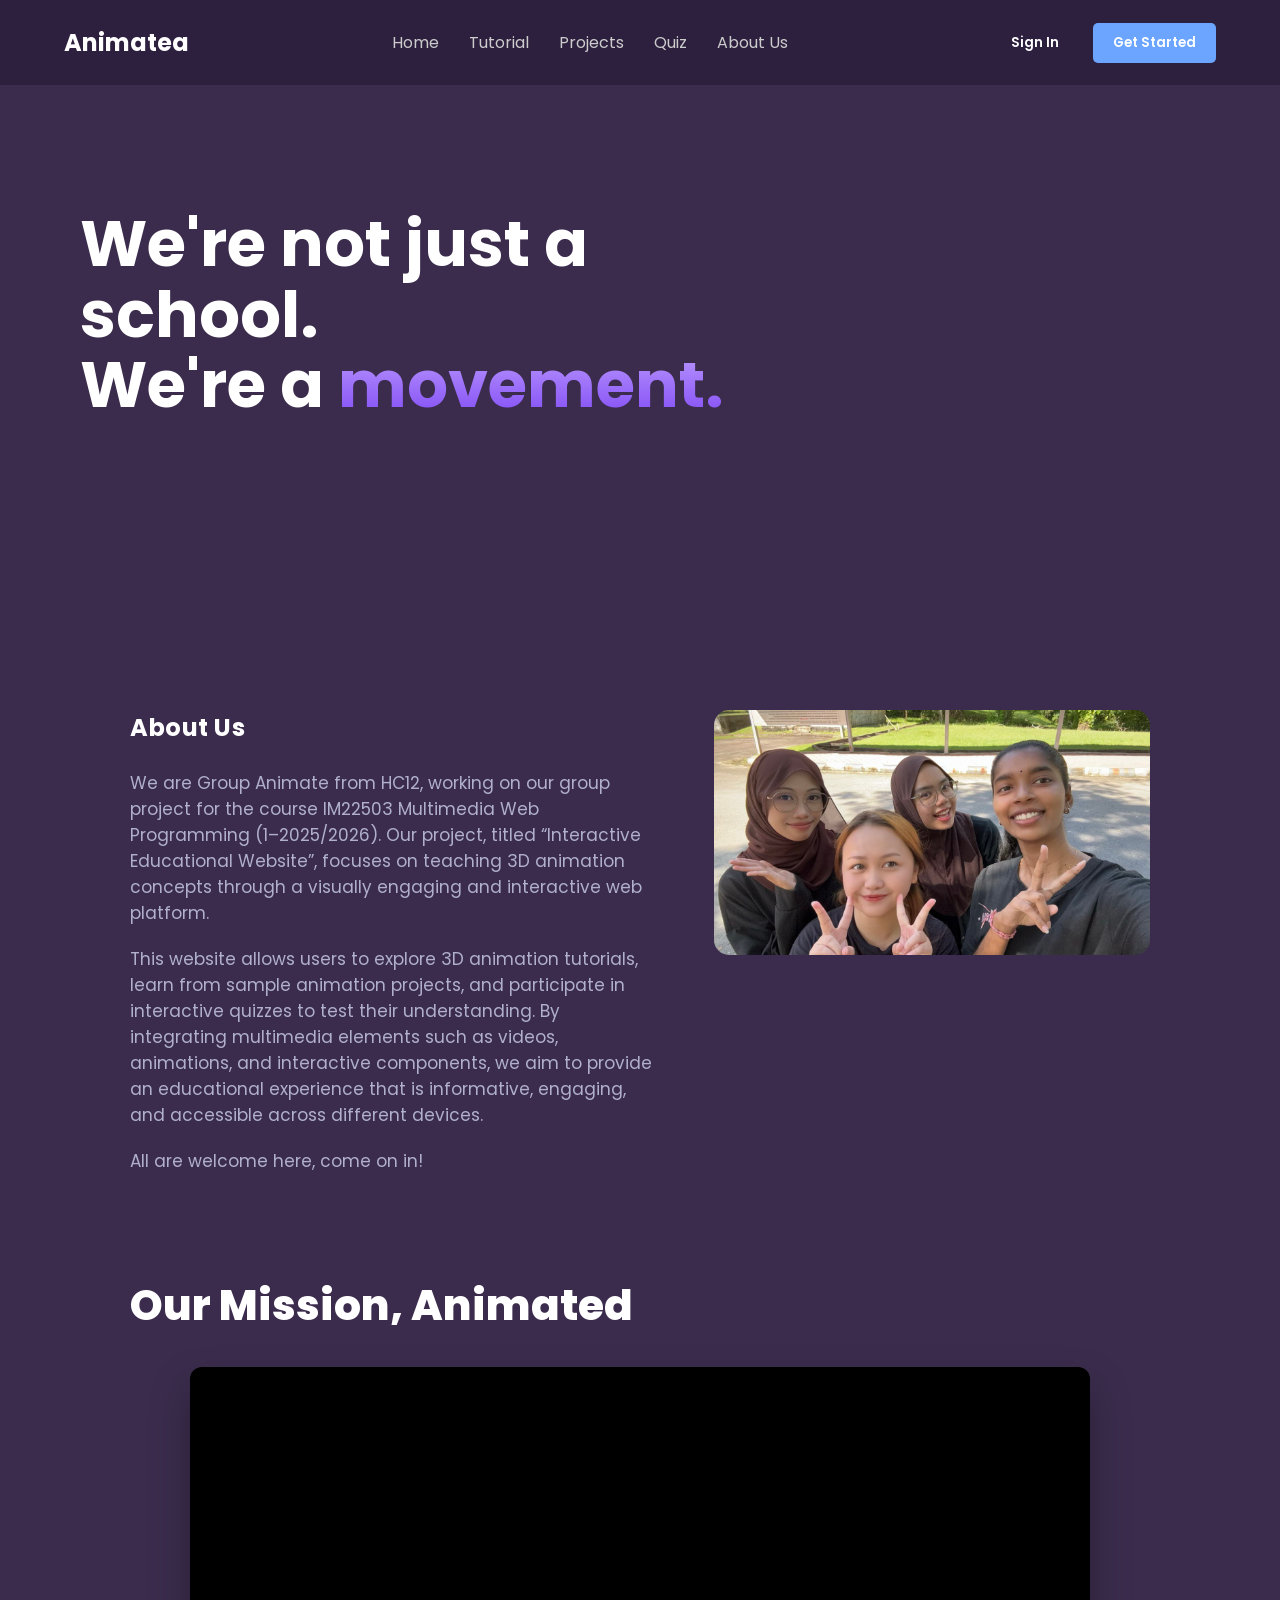
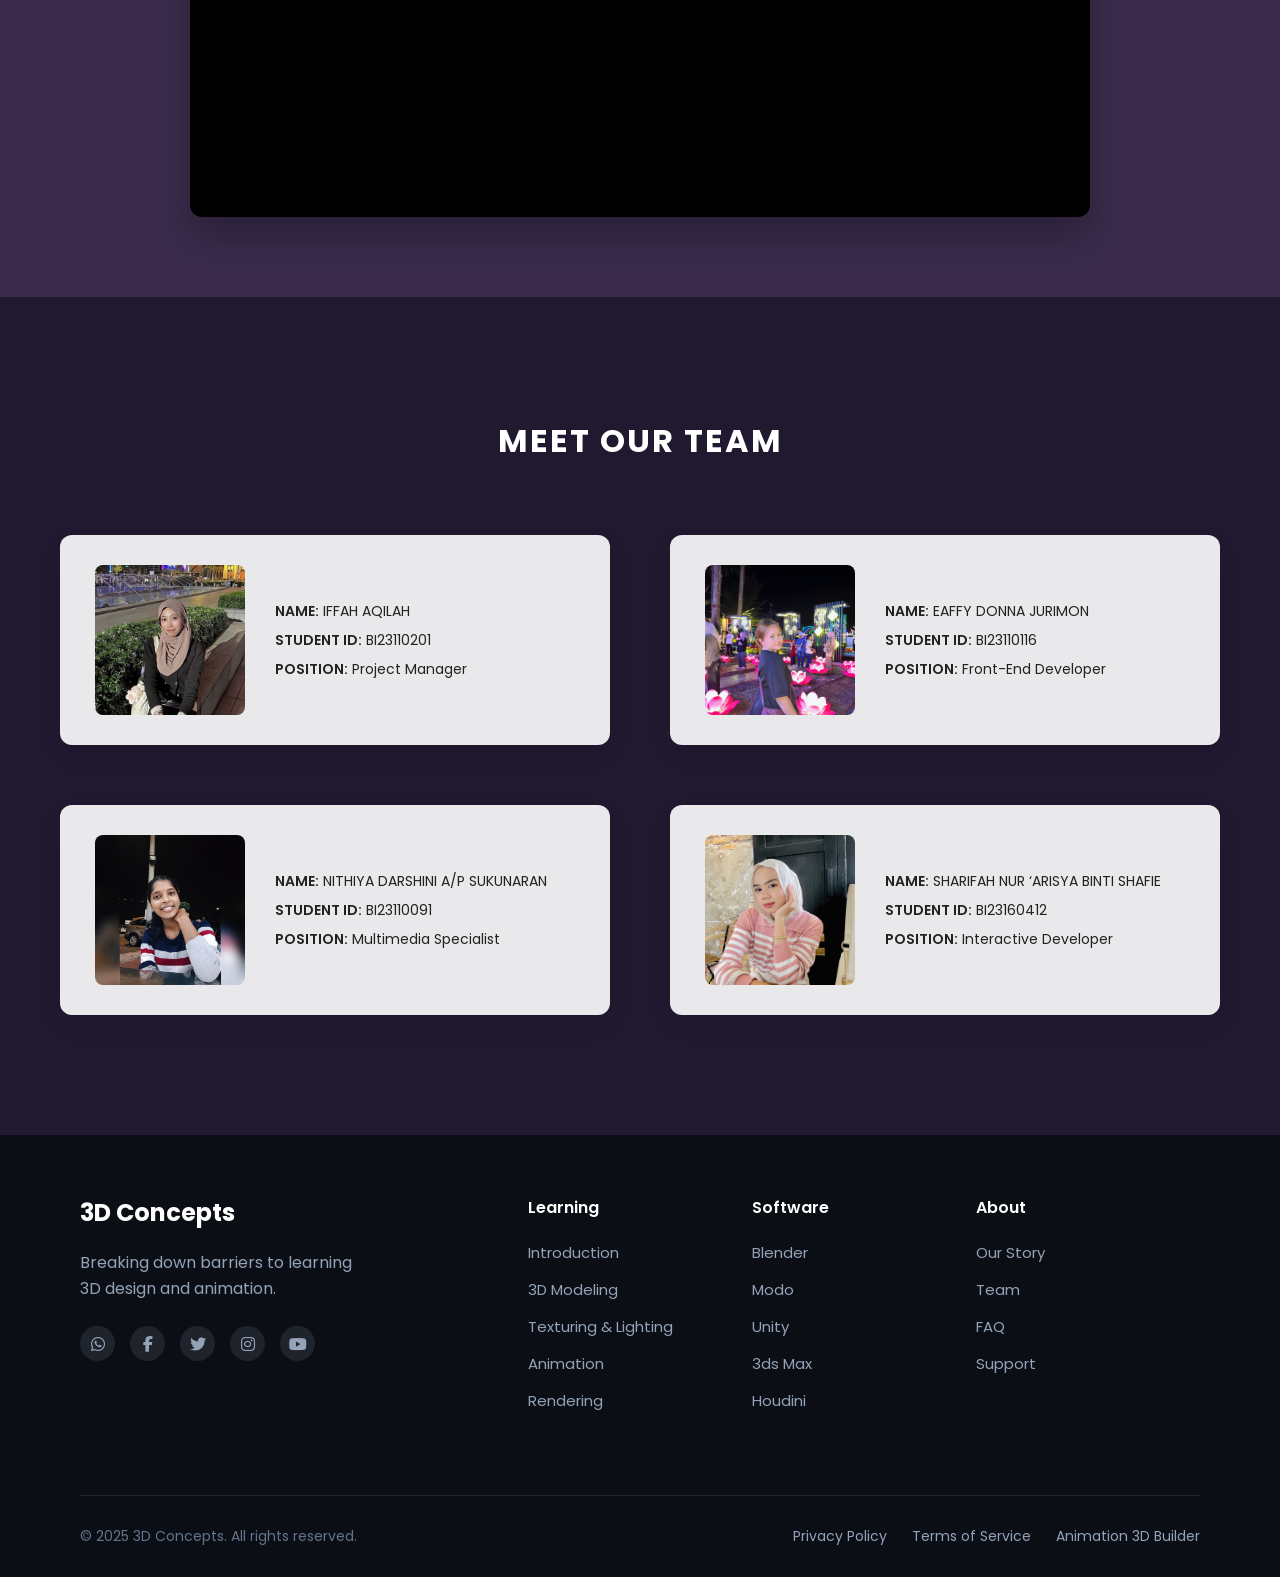
<file: about.html>
<!DOCTYPE html>
<html lang="en">
<head>
    <meta charset="UTF-8">
    <meta name="viewport" content="width=device-width, initial-scale=1.0">
    <title>Animatea - About Us</title>

    <!-- Google Fonts -->
    <link href="https://fonts.googleapis.com/css2?family=Poppins:wght@400;600;700&display=swap" rel="stylesheet">
	<link rel="stylesheet" href="https://cdnjs.cloudflare.com/ajax/libs/font-awesome/6.5.1/css/all.min.css">

    <!-- Main shared styles -->
    <link rel="stylesheet" href="styles.css">
    <!-- About page styles -->
    <link rel="stylesheet" href="about.css">
</head>
<body>

<!-- NAV -->
 <nav>
        <div class="logo">Animatea</div>
	 <div class="menu-toggle" id="mobile-menu">
        <i class="fas fa-bars"></i>
    </div>
        <ul class="nav-links">
            <li><a href="index.html">Home</a></li>
            <li class="dropdown-menu-item">
                <a href="introduction.html">Tutorial</a>
				<div class="dropdown-content">
                    <a href="introduction.html" class="dropdown-link">
                        <div class="link-details">
                            <h5>Introduction 3D Concepts</h5>
                        </div>
                    </a>
                    <a href="modeling.html" class="dropdown-link">
                        <div class="link-details">
                            <h5>3D Modeling</h5>
                        </div>
                    </a>
                    <a href="texture-lighting.html" class="dropdown-link">
                        <div class="link-details">
                            <h5>Texturing & Lighting</h5>
                        </div>
                    </a>
                    <a href="3D_animation_tutorial.html" class="dropdown-link">
                        <div class="link-details">
                            <h5>Animation</h5>
                        </div>
                    </a>
                    <a href="rendering_tutorial.html" class="dropdown-link">
                        <div class="link-details">
                            <h5>Rendering</h5>
                        </div>
                    </a>
                </div>
            </li>
            <li><a href="projects.html">Projects</a></li>
            <li><a href="quiz.html">Quiz</a></li>
            <li><a href="about.html">About Us</a></li>
        </ul>
          <div class="nav-actions">
			<div id="logged-out-UI">
            <button class="signin" id="navSignIn">Sign In</button>
			<button class="get-started" id="navGetStarted">Get Started</button>
        </div>
			<div id="logged-in-UI" style="display: none; align-items: center; gap: 15px;">
        <span id="user-display-name" style="font-weight: 600; color: #fff;"></span>
        <button id="logout-btn" style="background: transparent; border: 1px solid #ccc; color: #fff; padding: 5px 10px; border-radius: 5px; cursor: pointer; font-size: 12px;">Log Out</button>
    </div>
		 </div>
    </nav>
	
	<div id="authModal" class="modal">
    <div class="modal-content all-access-theme">
        <span class="close-btn">&times;</span>

        <div id="login-container">
            <div class="modal-header">
                <h2>Welcome Back</h2>
                <p>Log in to access your courses.</p>
            </div>
            <form id="loginForm">
                <div class="input-group">
                    <label>Email Address</label>
                    <input type="email" id="loginEmail" placeholder="name@company.com" required>
                </div>
                <div class="input-group">
                    <label>Password</label>
                    <input type="password" id="loginPassword" placeholder="••••••••" required>
                </div>
                <button type="submit" class="btn-continue">Log In</button>
            </form>
            <div class="modal-footer">
                <p>Don't have an account? <span id="switchToRegister">Register here</span></p>
            </div>
        </div>

        <div id="register-container" style="display: none;">
            <div class="modal-header">
                <h2>Create Account</h2>
                <p>Join our community today.</p>
            </div>
            <form id="registerForm">
                <div class="input-group">
                    <label>Full Name</label>
                    <input type="text" id="regName" placeholder="John Doe" required>
                </div>
                <div class="input-group">
                    <label>Email Address</label>
                    <input type="email" id="regEmail" placeholder="name@company.com" required>
                </div>
                <div class="input-group">
                    <label>Date of Birth</label>
                    <input type="date" id="regDOB" required>
                </div>
                <div class="input-group">
                    <label>Password</label>
                    <input type="password" id="regPassword" placeholder="••••••••" required>
                </div>
                <div class="input-group">
                    <label>Confirm Password</label>
                    <input type="password" id="regConfirmPassword" placeholder="••••••••" required>
                </div>
                <button type="submit" class="btn-continue">Create Account</button>
            </form>
            <div class="modal-footer">
                <p>Already have an account? <span id="switchToLogin">Log In here</span></p>
            </div>
        </div>
    </div>
</div>
	<!-- ================= LAYOUT 1 ================= -->
	<main class="main-content">
        <h1>We're not just a school.<br>
        We're a <span class="movement-text">movement.</span></h1>
    </main>
	
	<!-- ================= LAYOUT 2 ================= -->
	<section class="mission-container">
        <div class="mission-content">
            <h2>About Us</h2>
            
            <p>We are Group Animate from HC12, working on our group project for the course IM22503 Multimedia Web Programming (1–2025/2026). Our project, titled “Interactive Educational Website”, focuses on teaching 3D animation concepts through a visually engaging and interactive web platform.</p>

            <p>This website allows users to explore 3D animation tutorials, learn from sample animation projects, and participate in interactive quizzes to test their understanding. By integrating multimedia elements such as videos, animations, and interactive components, we aim to provide an educational experience that is informative, engaging, and accessible across different devices.</p>

            <p>All are welcome here, come on in!</p>
        </div>

        <div class="image-wrapper">
            <img src="images/group.jpg" alt="animatea" class="profile-img">
        </div>
    </section>
	
	
	<!-- ================= LAYOUT 3 ================= -->
	<section class="video-section">
    <h2>Our Mission, Animated</h2>
    
    <div class="video-container">
        <video autoplay muted loop playsinline>
            <source src="video/about.mp4" type="video/mp4">
			Your browser does not support the video tag.
        </video>
    </div>
</section>
	
	


	<!-- ================= TEAM SECTION ================= -->
<section class="team-section">

    <!-- Dark overlay for readability -->
    <div class="video-overlay"></div>

    <h1 class="team-title">MEET OUR TEAM</h1>

    <div class="team-grid">

        <!-- MEMBER 1 -->
        <div class="team-item fade-up">
            <img src="images/member1.jpeg" alt="Iffah Aqilah">
            <div class="team-text">
                <p><strong>NAME:</strong> IFFAH AQILAH</p>
                <p><strong>STUDENT ID:</strong> BI23110201</p>
                <p><strong>POSITION:</strong> Project Manager </p>
            </div>
        </div>

        <!-- MEMBER 2 -->
        <div class="team-item fade-up delay-1">
            <img src="images/member2.jpg" alt="Eaffy Donna Jurimon">
            <div class="team-text">
                <p><strong>NAME:</strong> EAFFY DONNA JURIMON</p>
                <p><strong>STUDENT ID:</strong> BI23110116</p>
                <p><strong>POSITION:</strong> Front-End Developer </p>
            </div>
        </div>

        <!-- MEMBER 3 -->
        <div class="team-item fade-up delay-2">
            <img src="images/member3.png" alt="Nithiya Darshini">
            <div class="team-text">
                <p><strong>NAME:</strong> NITHIYA DARSHINI A/P SUKUNARAN</p>
                <p><strong>STUDENT ID:</strong> BI23110091</p>
                <p><strong>POSITION:</strong> Multimedia Specialist</p>
            </div>
        </div>

        <!-- MEMBER 4 -->
        <div class="team-item fade-up delay-3">
            <img src="images/member4.jpg" alt="Sharifah Nur Arisya">
            <div class="team-text">
                <p><strong>NAME:</strong> SHARIFAH NUR ‘ARISYA BINTI SHAFIE</p>
                <p><strong>STUDENT ID:</strong> BI23160412</p>
                <p><strong>POSITION:</strong> Interactive Developer</p>
            </div>
        </div>

    </div>
</section>
	
	<footer class="footer-container">
    <div class="footer-content">
        <div class="footer-column brand-info">
            <h2>3D Concepts</h2>
            <p>Breaking down barriers to learning<br>3D design and animation.</p>
            <div class="social-icons">
				<a href="https://wa.me/0175545539" target="_blank" rel="noopener">
    <i class="fa-brands fa-whatsapp"></i>
</a>
                <a href="https://www.facebook.com/"><i class="fab fa-facebook-f"></i></a>
                <a href="https://x.com/"><i class="fab fa-twitter"></i></a>
                <a href="https://instagram.com/arieysh" target="_blank"><i class="fa-brands fa-instagram"></i></a>
               <a href="https://www.youtube.com/"><i class="fab fa-youtube"></i></a>
                
            </div>
        </div>

        <div class="footer-column">
            <h3>Learning</h3>
            <ul>
                <li><a href="introduction.html">Introduction</a></li>
                <li><a href="modeling.html">3D Modeling</a></li>
                <li><a href="texture-lighting.html">Texturing & Lighting</a></li>
                <li><a href="3D_animation_tutorial.html">Animation</a></li>
                <li><a href="rendering_tutorial.html">Rendering</a></li>
            </ul>
        </div>

        <div class="footer-column">
            <h3>Software</h3>
            <ul>
                <li><a href="https://www.blender.org/">Blender</a></li>
                <li><a href="https://www.foundry.com/ja/products/modo/new-releases">Modo</a></li>
                <li><a href="https://unity.com/">Unity</a></li>
                <li><a href="https://www.autodesk.com/asean/products/3ds-max/free-trial">3ds Max</a></li>
                <li><a href="https://www.sidefx.com/download/">Houdini</a></li>
            </ul>
        </div>

        <div class="footer-column">
            <h3>About</h3>
            <ul>
                <li><a href="about.html">Our Story</a></li>
                <li><a href="about.html">Team</a></li>
                <li><a href="about.html">FAQ</a></li>
                <li><a href="about.html">Support</a></li>
            </ul>
        </div>
    </div>

    <div class="footer-bottom">
        <p>© 2025 3D Concepts. All rights reserved.</p>
        <div class="legal-links">
            <a href="#">Privacy Policy</a>
            <a href="#">Terms of Service</a>
            <a href="#">Animation 3D Builder</a>
        </div>
    </div>
</footer>
<!-- ================= END ABOUT US ================= -->


<!-- ================= ANIMATION SCRIPT ================= -->
<script>
const observer = new IntersectionObserver((entries) => {
    entries.forEach(entry => {
        if (entry.isIntersecting) {
            entry.target.classList.add('visible');
        }
    });
}, { threshold: 0.3 });

document.querySelectorAll('.about-text, .about-image').forEach(el => {
    observer.observe(el);
});
</script>
	<script src="script.js"></script>

</body>
</html>
</file>
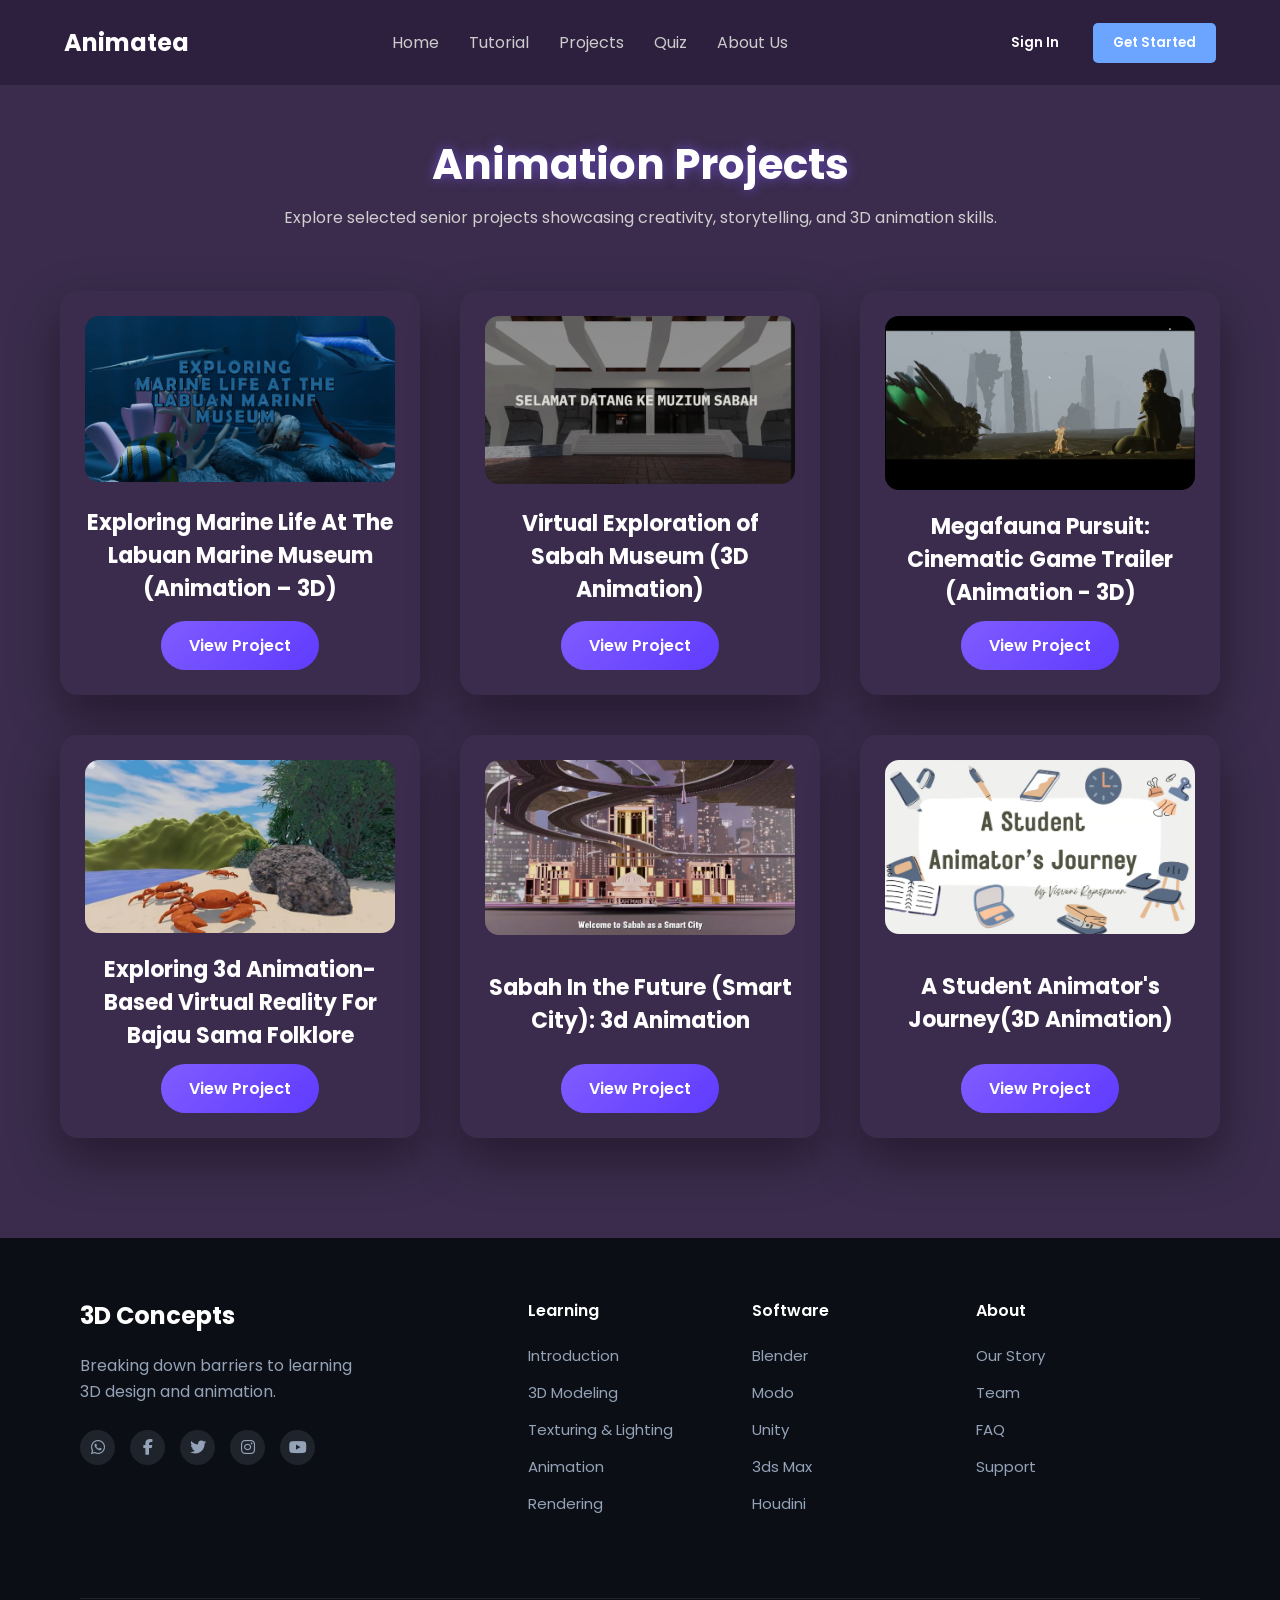
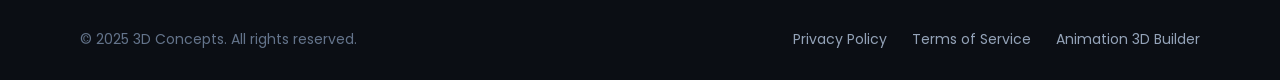
<file: projects.html>
<!DOCTYPE html>
<html lang="en">
<head>
    <meta charset="UTF-8">
    <meta name="viewport" content="width=device-width, initial-scale=1.0">
    <title>Animatea - Projects</title>

    <!-- Google Fonts -->
    <link href="https://fonts.googleapis.com/css2?family=Poppins:wght@400;600;700&display=swap" rel="stylesheet">
	<link rel="stylesheet" href="https://cdnjs.cloudflare.com/ajax/libs/font-awesome/6.5.1/css/all.min.css">

    <!-- Shared styles -->
    <link rel="stylesheet" href="styles.css">

    <!-- Projects page styles -->
    <link rel="stylesheet" href="project.css">
</head>
<body>

<!-- NAV -->
<nav>
        <div class="logo">Animatea</div>
	<div class="menu-toggle" id="mobile-menu">
        <i class="fas fa-bars"></i>
    </div>
        <ul class="nav-links">
            <li><a href="index.html">Home</a></li>
            <li class="dropdown-menu-item">
                <a href="introduction.html">Tutorial</a>
				<div class="dropdown-content">
                    <a href="introduction.html" class="dropdown-link">
                        <div class="link-details">
                            <h5>Introduction 3D Concepts</h5>
                        </div>
                    </a>
                    <a href="modeling.html" class="dropdown-link">
                        <div class="link-details">
                            <h5>3D Modeling</h5>
                        </div>
                    </a>
                    <a href="texture-lighting.html" class="dropdown-link">
                        <div class="link-details">
                            <h5>Texturing & Lighting</h5>
                        </div>
                    </a>
                    <a href="3D_animation_tutorial.html" class="dropdown-link">
                        <div class="link-details">
                            <h5>Animation</h5>
                        </div>
                    </a>
                    <a href="rendering_tutorial.html" class="dropdown-link">
                        <div class="link-details">
                            <h5>Rendering</h5>
                        </div>
                    </a>
                </div>
            </li>
            <li><a href="projects.html">Projects</a></li>
            <li><a href="quiz.html">Quiz</a></li>
            <li><a href="about.html">About Us</a></li>
        </ul>
         <div class="nav-actions">
			<div id="logged-out-UI">
            <button class="signin" id="navSignIn">Sign In</button>
			<button class="get-started" id="navGetStarted">Get Started</button>
        </div>
			<div id="logged-in-UI" style="display: none; align-items: center; gap: 15px;">
        <span id="user-display-name" style="font-weight: 600; color: #fff;"></span>
        <button id="logout-btn" style="background: transparent; border: 1px solid #ccc; color: #fff; padding: 5px 10px; border-radius: 5px; cursor: pointer; font-size: 12px;">Log Out</button>
    </div>
		 </div>
    </nav>
	
	<div id="authModal" class="modal">
    <div class="modal-content all-access-theme">
        <span class="close-btn">&times;</span>

        <div id="login-container">
            <div class="modal-header">
                <h2>Welcome Back</h2>
                <p>Log in to access your courses.</p>
            </div>
            <form id="loginForm">
                <div class="input-group">
                    <label>Email Address</label>
                    <input type="email" id="loginEmail" placeholder="name@company.com" required>
                </div>
                <div class="input-group">
                    <label>Password</label>
                    <input type="password" id="loginPassword" placeholder="••••••••" required>
                </div>
                <button type="submit" class="btn-continue">Log In</button>
            </form>
            <div class="modal-footer">
                <p>Don't have an account? <span id="switchToRegister">Register here</span></p>
            </div>
        </div>

        <div id="register-container" style="display: none;">
            <div class="modal-header">
                <h2>Create Account</h2>
                <p>Join our community today.</p>
            </div>
            <form id="registerForm">
                <div class="input-group">
                    <label>Full Name</label>
                    <input type="text" id="regName" placeholder="John Doe" required>
                </div>
                <div class="input-group">
                    <label>Email Address</label>
                    <input type="email" id="regEmail" placeholder="name@company.com" required>
                </div>
                <div class="input-group">
                    <label>Date of Birth</label>
                    <input type="date" id="regDOB" required>
                </div>
                <div class="input-group">
                    <label>Password</label>
                    <input type="password" id="regPassword" placeholder="••••••••" required>
                </div>
                <div class="input-group">
                    <label>Confirm Password</label>
                    <input type="password" id="regConfirmPassword" placeholder="••••••••" required>
                </div>
                <button type="submit" class="btn-continue">Create Account</button>
            </form>
            <div class="modal-footer">
                <p>Already have an account? <span id="switchToLogin">Log In here</span></p>
            </div>
        </div>
    </div>
</div>

<!-- ================= PROJECTS SECTION ================= -->
<section class="projects-section">
    <div class="projects-container">

        <h1 class="section-title">Animation Projects</h1>
        <p class="section-subtitle">
            Explore selected senior projects showcasing creativity, storytelling, and 3D animation skills.
        </p>

        <div class="projects-grid">

            <!-- Project 1 -->
            <div class="project-card">
                <img src="images/project1.jpg">
                <h3>Exploring Marine Life At The Labuan Marine Museum (Animation – 3D)
</h3>
          
                <a href="https://youtu.be/0TmShWHyhlk?si=7tqMSSgBlv5a4WSq" target="_blank" class="view-btn">
                    View Project
                </a>
            </div>

            <!-- Project 2 -->
            <div class="project-card">
                <img src="images/project2.jpg" alt="Project 2">
                <h3>Virtual Exploration of Sabah Museum (3D Animation)
</h3>
             
                <a href="https://youtu.be/kPcgamDLrz0?si=nZw4cvfmOYMllsOg" target="_blank" class="view-btn">
                    View Project
                </a>
            </div>

			
            <!-- Project 3 -->
            <div class="project-card">
                <img src="images/project3.jpg" alt="Project 3">
                <h3>Megafauna Pursuit: Cinematic Game Trailer (Animation - 3D)
</h3>
              
                <a href="https://youtu.be/6RVOGtp5v5M?si=PhzTg_UCltEFU0d-" target="_blank" class="view-btn">
                    View Project
                </a>
            </div>

	<!-- Project 4 -->
            <div class="project-card">
                <img src="images/project4.jpg" alt="Project 2">
                <h3>Exploring 3d Animation-Based Virtual Reality For Bajau Sama Folklore
</h3>
             
                <a href="https://youtu.be/WIReGKt0V_U?si=aT7Jyr8Kpqlmmuac" target="_blank" class="view-btn">
                    View Project
                </a>
            </div>
				
	<!-- Project 5 -->
            <div class="project-card">
                <img src="images/project5.jpg" alt="Project 2">
                <h3>Sabah In the Future (Smart City): 3d Animation
</h3>
             
                <a href="https://youtu.be/Rij31Y1jfgQ?si=qzW4WopYxx98qo5R" target="_blank" class="view-btn">
                    View Project
                </a>
            </div>

<!-- Project 6 -->
            <div class="project-card">
                <img src="images/project6.jpg" alt="Project 2">
                <h3>A Student Animator's Journey(3D Animation)

</h3>      
                <a href="https://youtu.be/nso124lZCls?si=zGypIQHE6PgTd9pK" target="_blank" class="view-btn">
                    View Project
                </a>
            </div>
			
			
        </div>
    </div>
</section>
	
	<footer class="footer-container">
    <div class="footer-content">
        <div class="footer-column brand-info">
            <h2>3D Concepts</h2>
            <p>Breaking down barriers to learning<br>3D design and animation.</p>
            <div class="social-icons">
				<a href="https://wa.me/0175545539" target="_blank" rel="noopener">
    <i class="fa-brands fa-whatsapp"></i>
</a>
                <a href="https://www.facebook.com/"><i class="fab fa-facebook-f"></i></a>
                <a href="https://x.com/"><i class="fab fa-twitter"></i></a>
                <a href="https://instagram.com/arieysh" target="_blank"><i class="fa-brands fa-instagram"></i></a>
               <a href="https://www.youtube.com/"><i class="fab fa-youtube"></i></a>
                
            </div>
        </div>

        <div class="footer-column">
            <h3>Learning</h3>
            <ul>
                <li><a href="introduction.html">Introduction</a></li>
                <li><a href="modeling.html">3D Modeling</a></li>
                <li><a href="texture-lighting.html">Texturing & Lighting</a></li>
                <li><a href="3D_animation_tutorial.html">Animation</a></li>
                <li><a href="rendering_tutorial.html">Rendering</a></li>
            </ul>
        </div>

        <div class="footer-column">
            <h3>Software</h3>
            <ul>
                <li><a href="https://www.blender.org/">Blender</a></li>
                <li><a href="https://www.foundry.com/ja/products/modo/new-releases">Modo</a></li>
                <li><a href="https://unity.com/">Unity</a></li>
                <li><a href="https://www.autodesk.com/asean/products/3ds-max/free-trial">3ds Max</a></li>
                <li><a href="https://www.sidefx.com/download/">Houdini</a></li>
            </ul>
        </div>

        <div class="footer-column">
            <h3>About</h3>
            <ul>
                <li><a href="about.html">Our Story</a></li>
                <li><a href="about.html">Team</a></li>
                <li><a href="about.html">FAQ</a></li>
                <li><a href="about.html">Support</a></li>
            </ul>
        </div>
    </div>

    <div class="footer-bottom">
        <p>© 2025 3D Concepts. All rights reserved.</p>
        <div class="legal-links">
            <a href="#">Privacy Policy</a>
            <a href="#">Terms of Service</a>
            <a href="#">Animation 3D Builder</a>
        </div>
    </div>
</footer>
<!-- ================= END PROJECTS ================= -->

    <script src="projects.script.js"></script>
	<script src="script.js"></script>
</body>
</html>
</file>
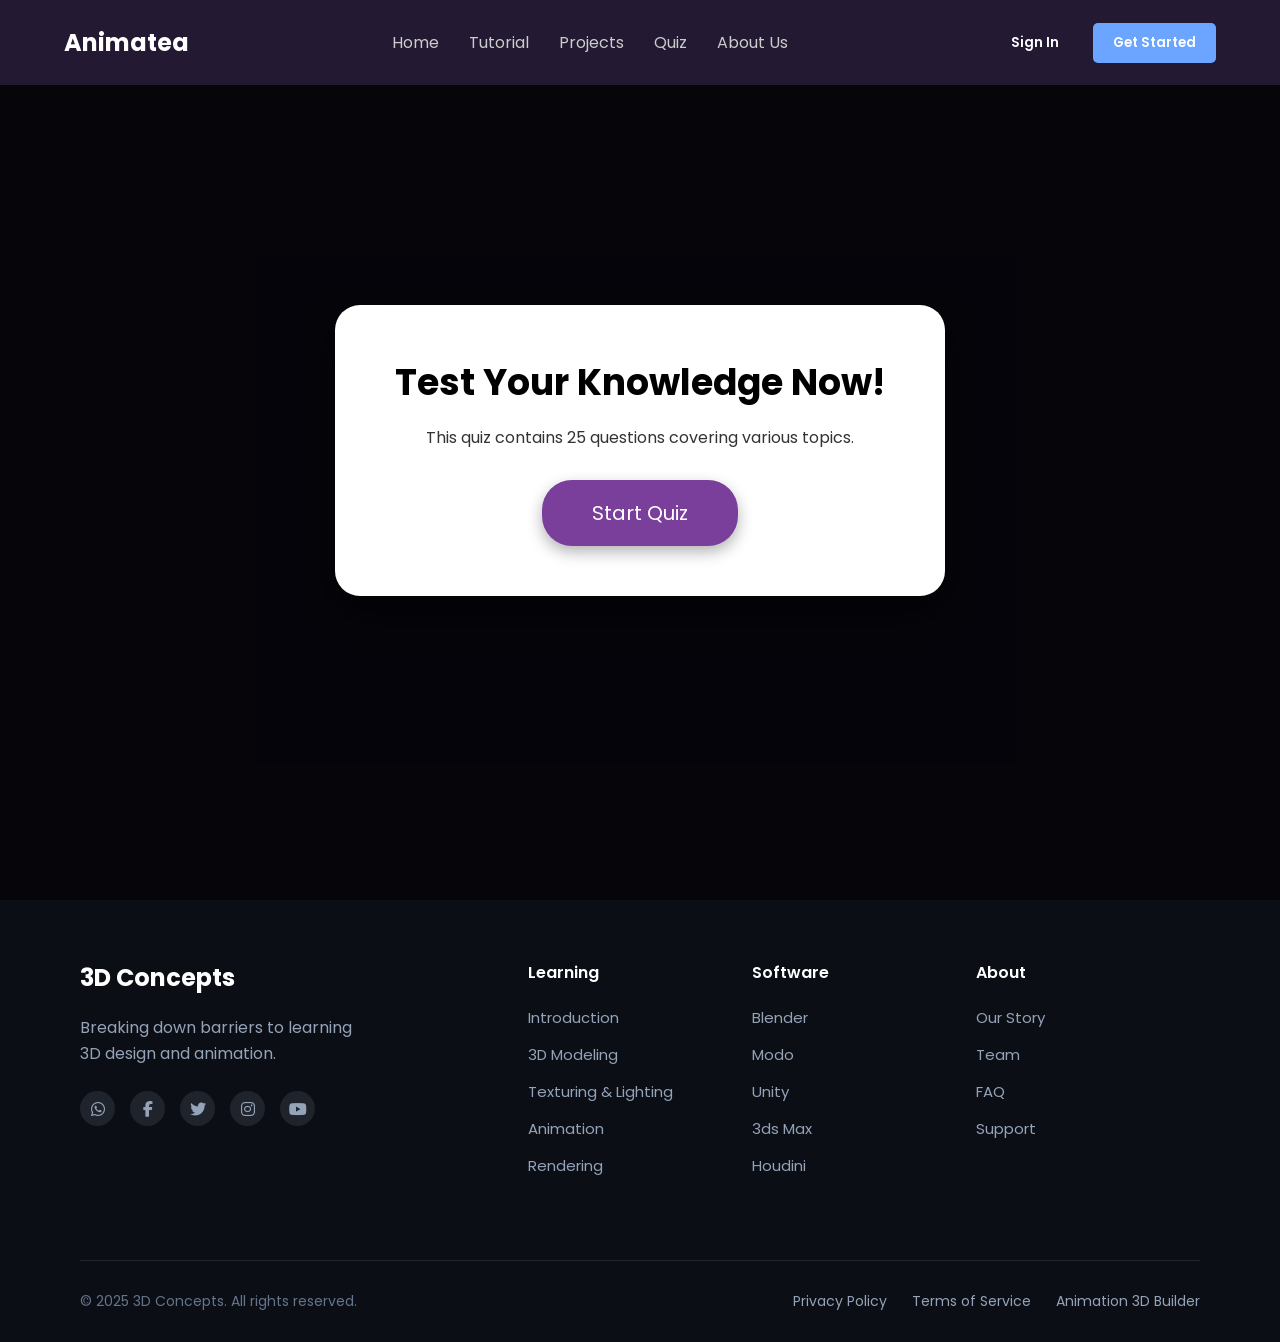
<file: quiz.html>
<!DOCTYPE html>
<html lang="en">
<head>
    <meta charset="UTF-8">
    <meta name="viewport" content="width=device-width, initial-scale=1.0">
    <title>Animatea - Quiz</title>

    <link rel="stylesheet" href="styles.css">
    <link rel="stylesheet" href="quiz.css">
    <link href="https://fonts.googleapis.com/css2?family=Poppins:wght@400;600;700&display=swap" rel="stylesheet">
	<link rel="stylesheet" href="https://cdnjs.cloudflare.com/ajax/libs/font-awesome/6.5.1/css/all.min.css">
</head>
<body>

<!-- NAV -->
<nav>
        <div class="logo">Animatea</div>
	<div class="menu-toggle" id="mobile-menu">
        <i class="fas fa-bars"></i>
    </div>
	<div class="menu-toggle" id="mobile-menu">
        <i class="fas fa-bars"></i>
    </div>
        <ul class="nav-links">
            <li><a href="index.html">Home</a></li>
            <li class="dropdown-menu-item">
                <a href="introduction.html">Tutorial</a>
				<div class="dropdown-content">
                    <a href="introduction.html" class="dropdown-link">
                        <div class="link-details">
                            <h5>Introduction 3D Concepts</h5>
                        </div>
                    </a>
                    <a href="modeling.html" class="dropdown-link">
                        <div class="link-details">
                            <h5>3D Modeling</h5>
                        </div>
                    </a>
                    <a href="texture-lighting.html" class="dropdown-link">
                        <div class="link-details">
                            <h5>Texturing & Lighting</h5>
                        </div>
                    </a>
                    <a href="3D_animation_tutorial.html" class="dropdown-link">
                        <div class="link-details">
                            <h5>Animation</h5>
                        </div>
                    </a>
                    <a href="rendering_tutorial.html" class="dropdown-link">
                        <div class="link-details">
                            <h5>Rendering</h5>
                        </div>
                    </a>
                </div>
            </li>
            <li><a href="projects.html">Projects</a></li>
            <li><a href="quiz.html">Quiz</a></li>
            <li><a href="about.html">About Us</a></li>
        </ul>
          <div class="nav-actions">
			<div id="logged-out-UI">
            <button class="signin" id="navSignIn">Sign In</button>
			<button class="get-started" id="navGetStarted">Get Started</button>
        </div>
			<div id="logged-in-UI" style="display: none; align-items: center; gap: 15px;">
        <span id="user-display-name" style="font-weight: 600; color: #fff;"></span>
        <button id="logout-btn" style="background: transparent; border: 1px solid #ccc; color: #fff; padding: 5px 10px; border-radius: 5px; cursor: pointer; font-size: 12px;">Log Out</button>
    </div>
		 </div>
    </nav>
	
	<div id="authModal" class="modal">
    <div class="modal-content all-access-theme">
        <span class="close-btn">&times;</span>

        <div id="login-container">
            <div class="modal-header">
                <h2>Welcome Back</h2>
                <p>Log in to access your courses.</p>
            </div>
            <form id="loginForm">
                <div class="input-group">
                    <label>Email Address</label>
                    <input type="email" id="loginEmail" placeholder="name@company.com" required>
                </div>
                <div class="input-group">
                    <label>Password</label>
                    <input type="password" id="loginPassword" placeholder="••••••••" required>
                </div>
                <button type="submit" class="btn-continue">Log In</button>
            </form>
            <div class="modal-footer">
                <p>Don't have an account? <span id="switchToRegister">Register here</span></p>
            </div>
        </div>

        <div id="register-container" style="display: none;">
            <div class="modal-header">
                <h2>Create Account</h2>
                <p>Join our community today.</p>
            </div>
            <form id="registerForm">
                <div class="input-group">
                    <label>Full Name</label>
                    <input type="text" id="regName" placeholder="John Doe" required>
                </div>
                <div class="input-group">
                    <label>Email Address</label>
                    <input type="email" id="regEmail" placeholder="name@company.com" required>
                </div>
                <div class="input-group">
                    <label>Date of Birth</label>
                    <input type="date" id="regDOB" required>
                </div>
                <div class="input-group">
                    <label>Password</label>
                    <input type="password" id="regPassword" placeholder="••••••••" required>
                </div>
                <div class="input-group">
                    <label>Confirm Password</label>
                    <input type="password" id="regConfirmPassword" placeholder="••••••••" required>
                </div>
                <button type="submit" class="btn-continue">Create Account</button>
            </form>
            <div class="modal-footer">
                <p>Already have an account? <span id="switchToLogin">Log In here</span></p>
            </div>
        </div>
    </div>
</div>


<!-- ================= VIDEO SECTION ================= -->
<div class="video-section">

    <!-- Background Video -->
    <video autoplay muted loop playsinline class="bg-video">
        <source src="video/background1.mp4" type="video/mp4">
    </video>

<!-- START SCREEN POPUP -->
<div id="start-screen" class="start-screen">
    <div class="start-popup">
        <h2 class="popup-title">Test Your Knowledge Now!</h2>
        <p class="popup-desc">This quiz contains 25 questions covering various topics.</p>
        <button id="start-btn" class="start-btn">Start Quiz</button>
    </div>
</div>

	<!-- QUIZ CONTENT -->
    <main class="quiz-wrapper">
        <div class="quiz-container">

            <div class="quiz-header">
                <span class="topic-label">TOPIC: 12 PRINCIPLES</span>
                <h2 id="question-number">Question 1 of 25</h2>
            </div>

            <div class="question-text" id="question-text">
                Loading question...
            </div>

            <div class="options-container" id="options-container"></div>

            <div class="quiz-footer">
                <p id="progress-text">Progress: 0%</p>
                <div class="button-group">
                    <button id="back-btn" class="btn-back">Back</button>
                    <button id="next-btn" class="btn-next">Next</button>
                </div>
            </div>

        </div>
    </main>
</div>
<!-- ================= END VIDEO SECTION ================= -->

<footer class="footer-container">
    <div class="footer-content">
        <div class="footer-column brand-info">
            <h2>3D Concepts</h2>
            <p>Breaking down barriers to learning<br>3D design and animation.</p>
            <div class="social-icons">
				<a href="https://wa.me/0175545539" target="_blank" rel="noopener">
    <i class="fa-brands fa-whatsapp"></i>
</a>
                <a href="https://www.facebook.com/"><i class="fab fa-facebook-f"></i></a>
                <a href="https://x.com/"><i class="fab fa-twitter"></i></a>
                <a href="https://instagram.com/arieysh" target="_blank"><i class="fa-brands fa-instagram"></i></a>
               <a href="https://www.youtube.com/"><i class="fab fa-youtube"></i></a>
                
            </div>
        </div>

        <div class="footer-column">
            <h3>Learning</h3>
            <ul>
                <li><a href="introduction.html">Introduction</a></li>
                <li><a href="modeling.html">3D Modeling</a></li>
                <li><a href="texture-lighting.html">Texturing & Lighting</a></li>
                <li><a href="3D_animation_tutorial.html">Animation</a></li>
                <li><a href="rendering_tutorial.html">Rendering</a></li>
            </ul>
        </div>

        <div class="footer-column">
            <h3>Software</h3>
            <ul>
                <li><a href="https://www.blender.org/">Blender</a></li>
                <li><a href="https://www.foundry.com/ja/products/modo/new-releases">Modo</a></li>
                <li><a href="https://unity.com/">Unity</a></li>
                <li><a href="https://www.autodesk.com/asean/products/3ds-max/free-trial">3ds Max</a></li>
                <li><a href="https://www.sidefx.com/download/">Houdini</a></li>
            </ul>
        </div>

        <div class="footer-column">
            <h3>About</h3>
            <ul>
                <li><a href="about.html">Our Story</a></li>
                <li><a href="about.html">Team</a></li>
                <li><a href="about.html">FAQ</a></li>
                <li><a href="about.html">Support</a></li>
            </ul>
        </div>
    </div>

    <div class="footer-bottom">
        <p>© 2025 3D Concepts. All rights reserved.</p>
        <div class="legal-links">
            <a href="#">Privacy Policy</a>
            <a href="#">Terms of Service</a>
            <a href="#">Animation 3D Builder</a>
        </div>
    </div>
</footer>

<!-- CUSTOM QUIZ POPUP -->
<div id="error-modal" class="modal-overlay">
    <div class="modal-box">
        <h3>Quiz Alert</h3>
        <p>Please select an answer first.</p>
        <button id="close-modal" class="modal-btn">OK</button>
    </div>
</div>
<!-- SCRIPT -->
<script src="quiz-script.js" defer></script>
	<script src="script.js" defer></script>

</body>
</html>
</file>
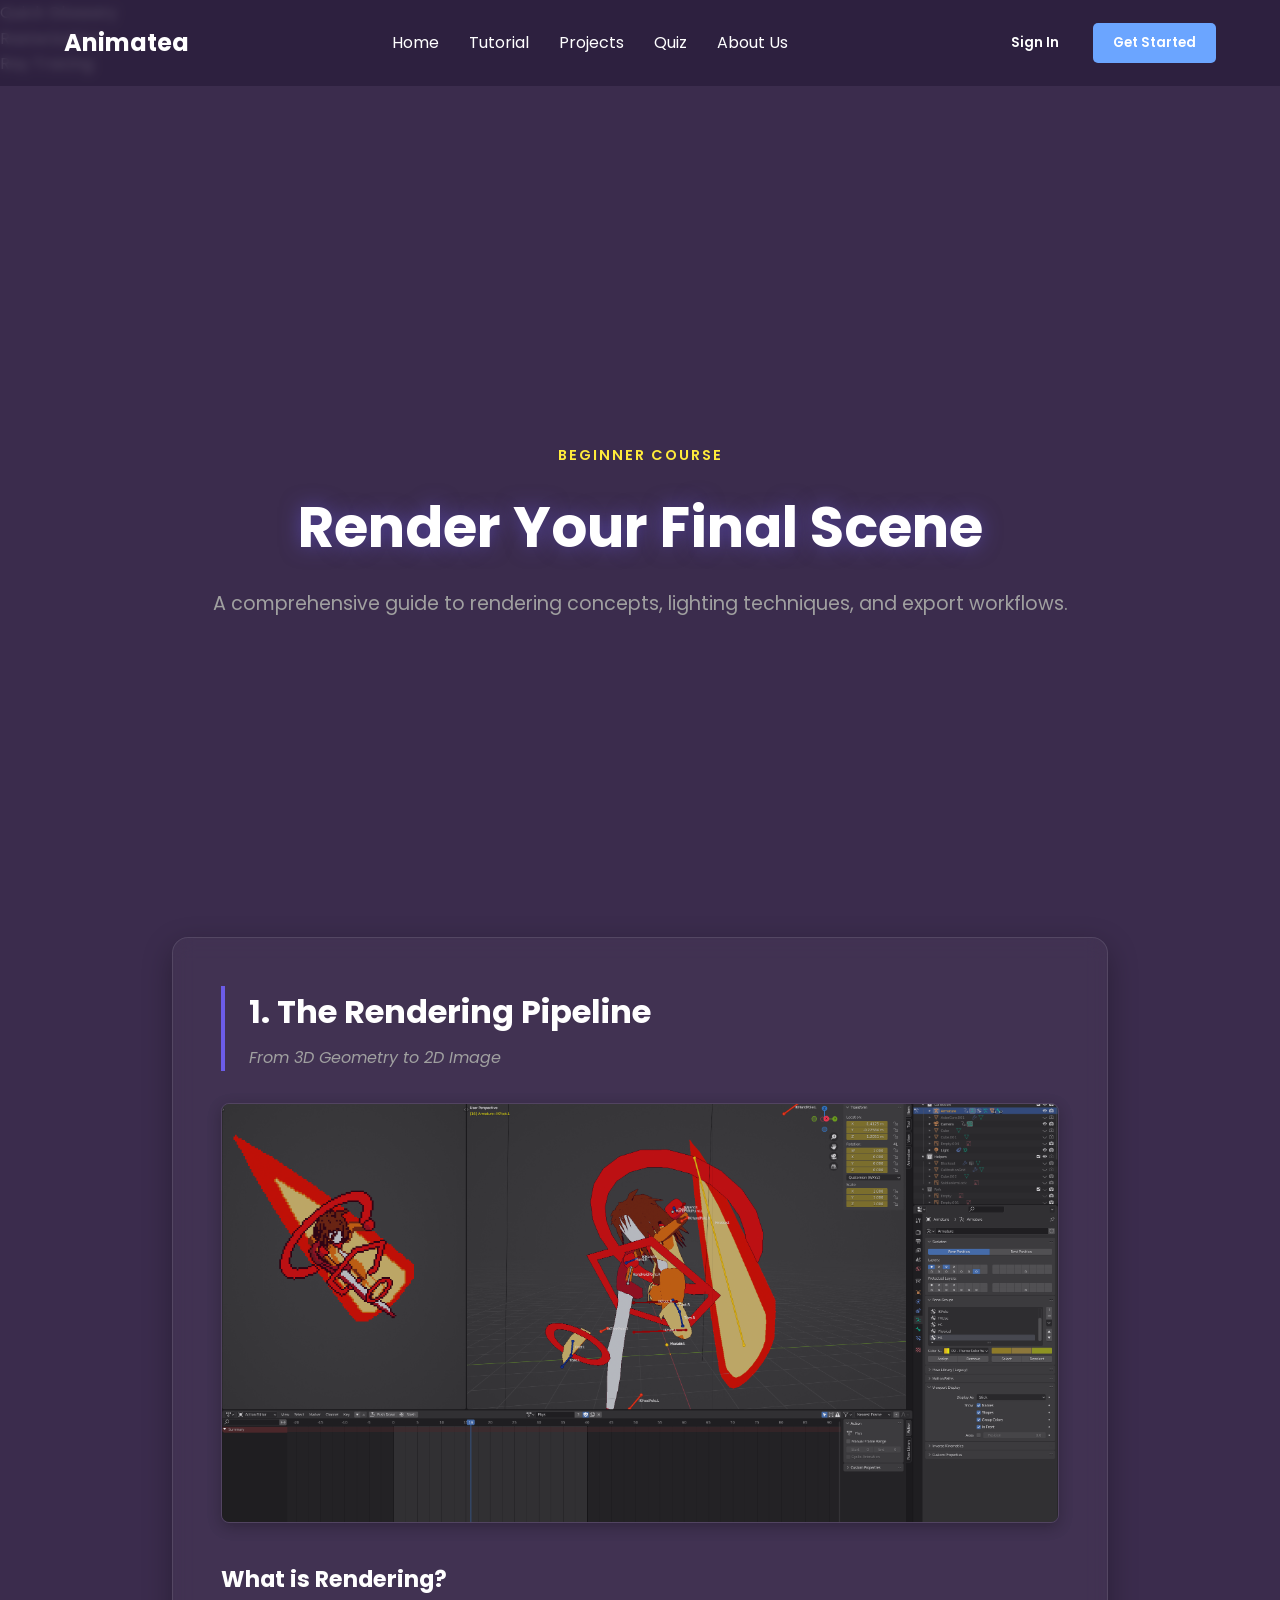
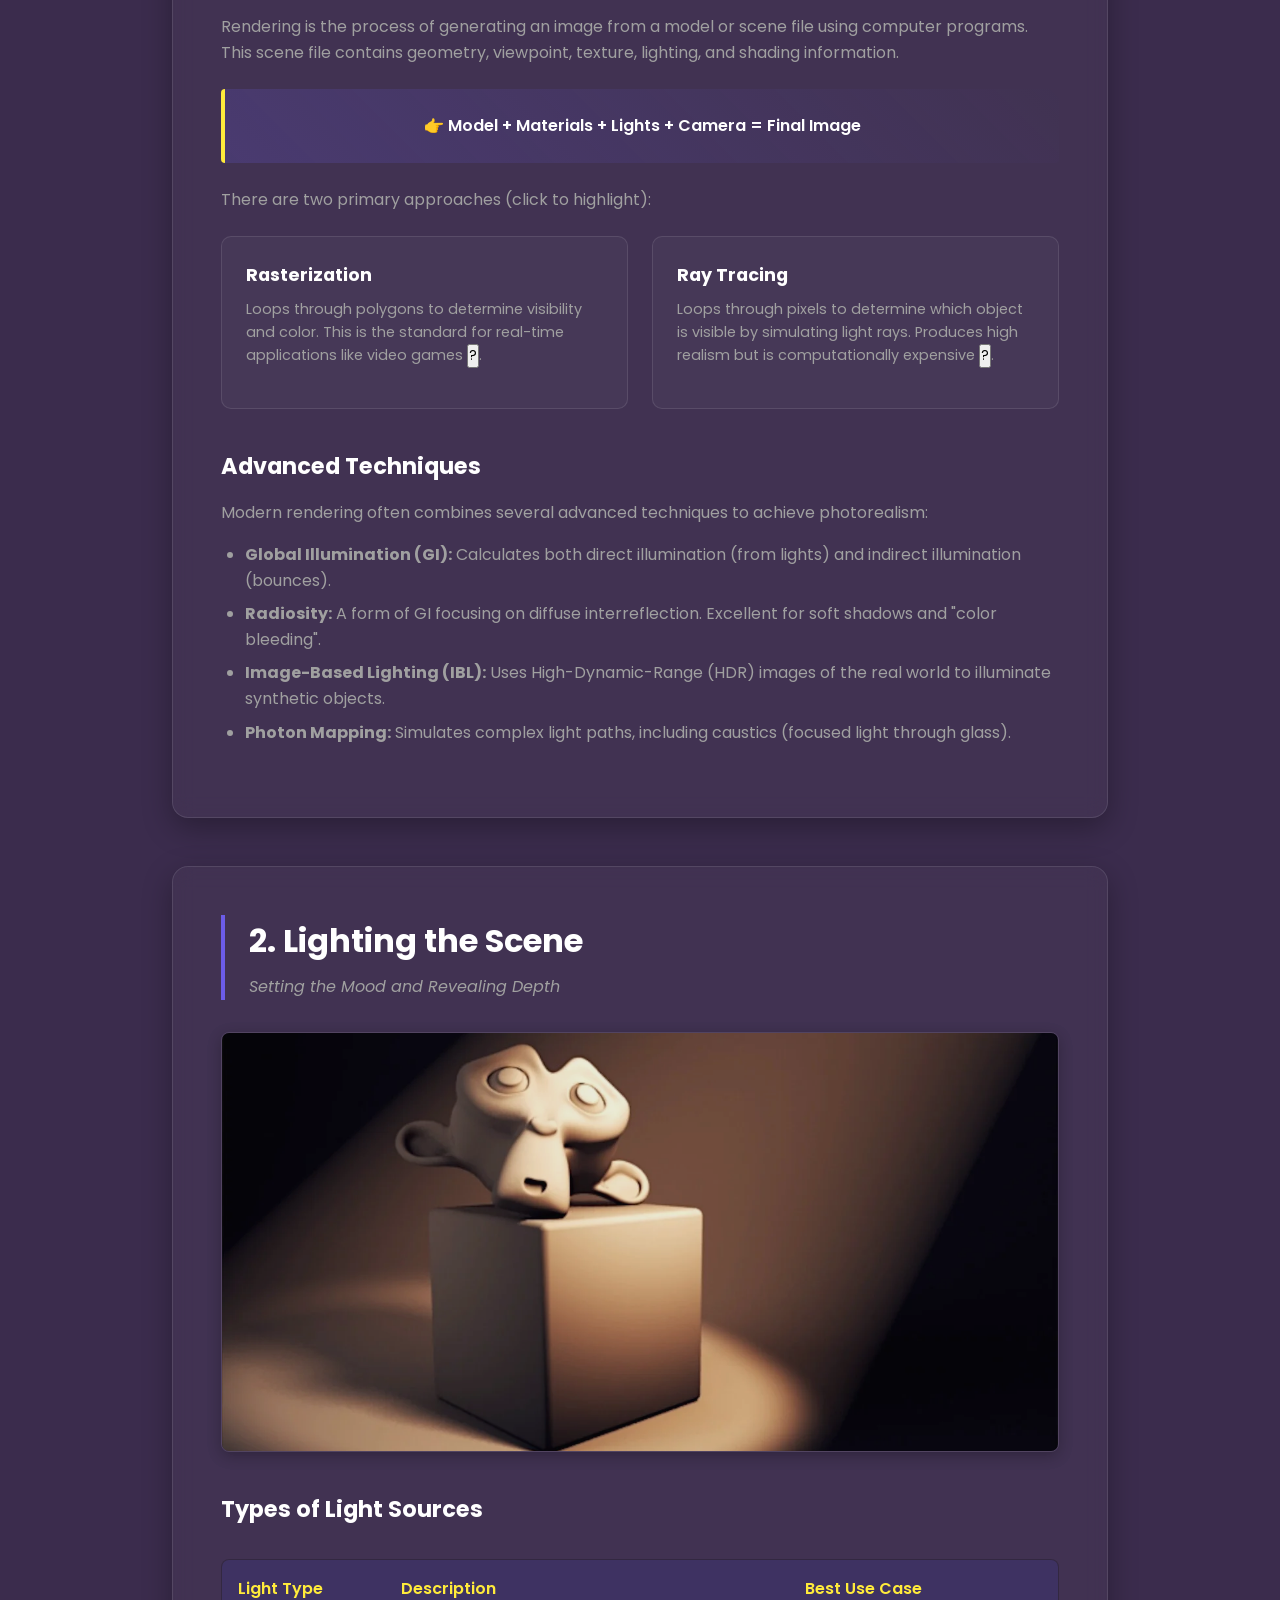
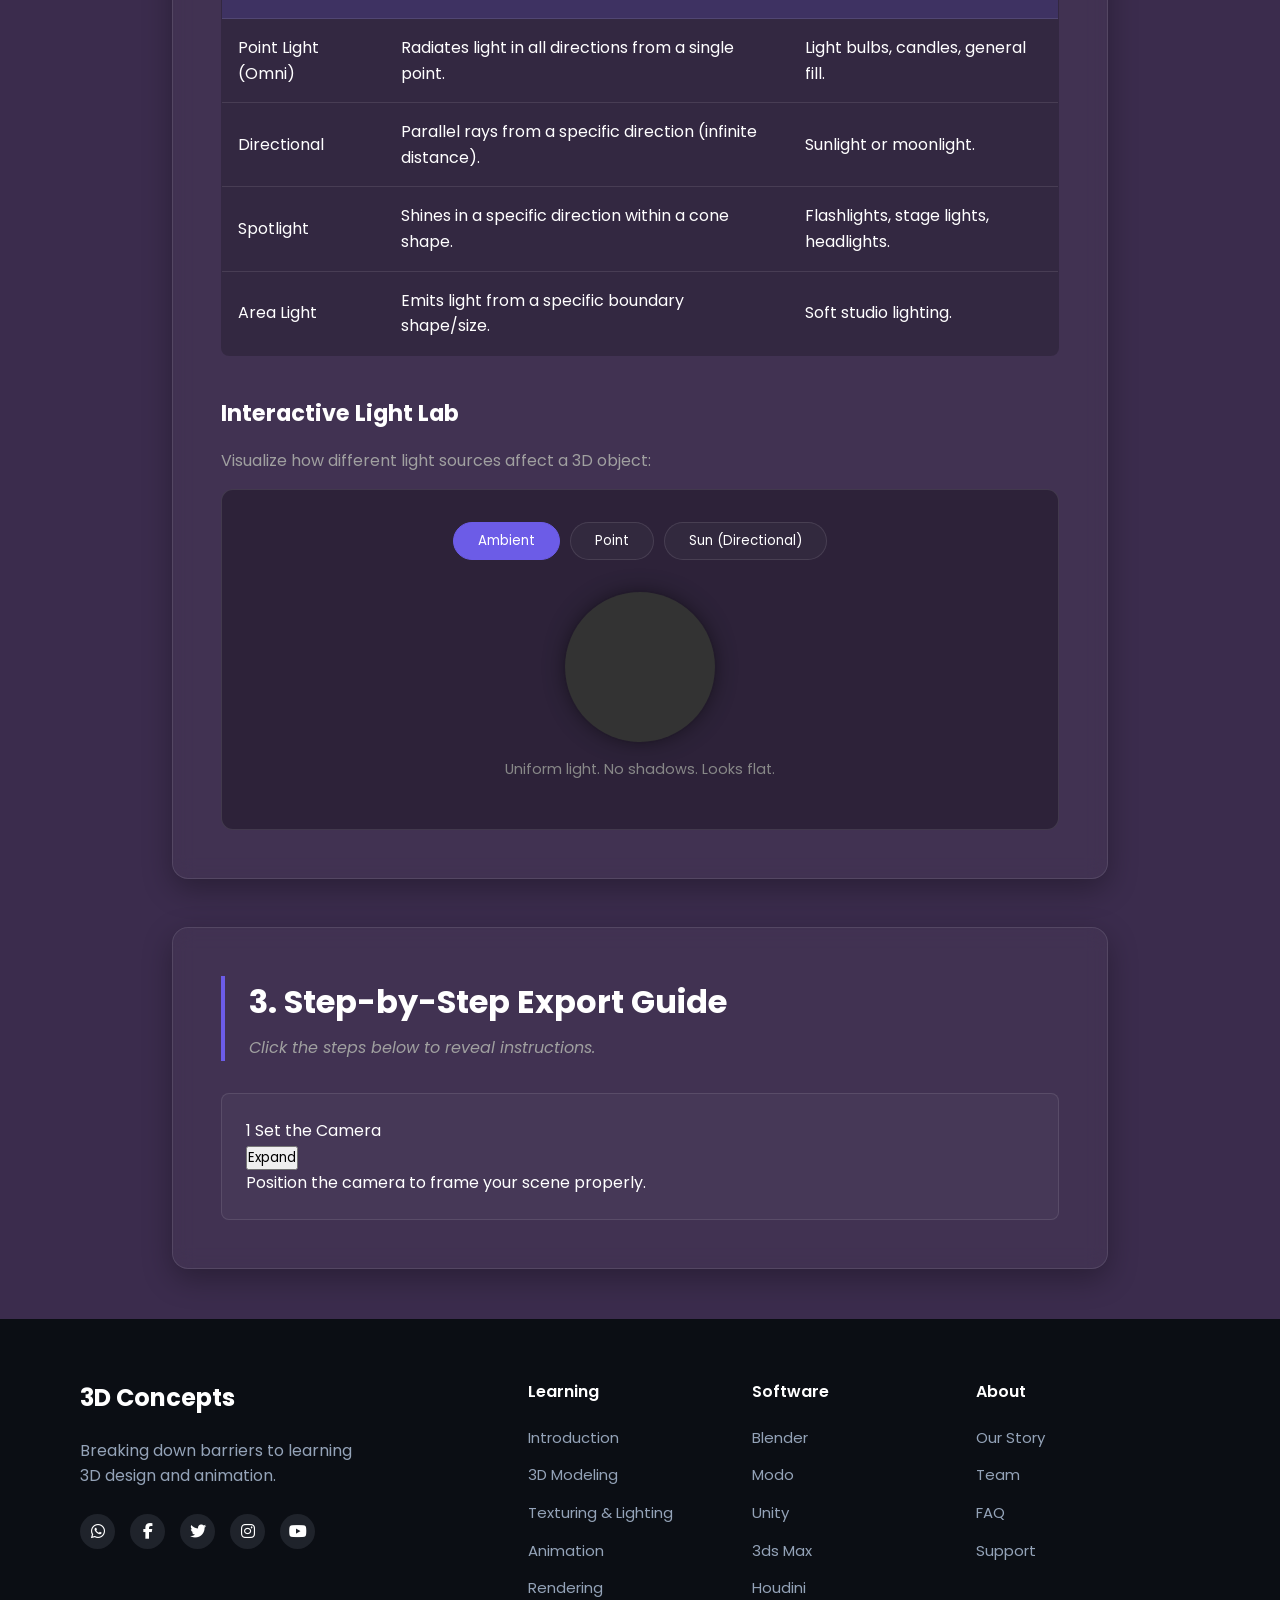
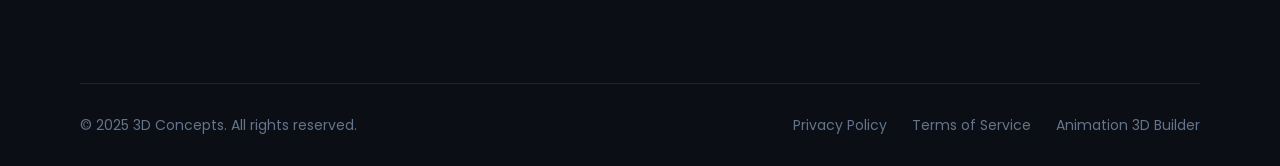
<file: rendering_tutorial.html>
<!DOCTYPE html>
<html lang="en">
<head>
    <meta charset="UTF-8">
    <meta name="viewport" content="width=device-width, initial-scale=1.0">
    <title>Render Your Final Scene - Animatea</title>
    <link href="https://fonts.googleapis.com/css2?family=Poppins:wght@300;400;600;700&display=swap" rel="stylesheet">
	<link rel="stylesheet" href="https://cdnjs.cloudflare.com/ajax/libs/font-awesome/6.5.1/css/all.min.css">
    <link rel="stylesheet" href="styles.css">
    <link rel="stylesheet" href="rendering.css">
</head>
<body class="tutorial-page-body">

    <div class="tut-modal-overlay" id="infoModal">
        <div class="tut-modal-card">
            <h3 class="modal-title" id="modalTitle">Did You Know?</h3>
            <p class="modal-body" id="modalBody">This is a dynamic explanation.</p>
            <button class="modal-close" onclick="closeModal()">Got it</button>
        </div>
    </div>

    <div class="glossary-container">
        <div class="glossary-title">Quick Glossary</div>
        <ul class="glossary-list">
            <li class="glossary-item">Rasterization</li>
            <li class="glossary-item">Ray Tracing</li>
        </ul>
    </div>

    <button id="scrollTopBtn" onclick="scrollToTop()">↑</button>

     <nav>
        <div class="logo">Animatea</div>
		 <div class="menu-toggle" id="mobile-menu">
        <i class="fas fa-bars"></i>
    </div>
        <ul class="nav-links">
            <li><a href="index.html">Home</a></li>
            <li class="dropdown-menu-item">
                <a href="introduction.html">Tutorial</a>
				<div class="dropdown-content">
                    <a href="introduction.html" class="dropdown-link">
                        <div class="link-details">
                            <h5>Introduction 3D Concepts</h5>
                        </div>
                    </a>
                    <a href="modeling.html" class="dropdown-link">
                        <div class="link-details">
                            <h5>3D Modeling</h5>
                        </div>
                    </a>
                    <a href="texture-lighting.html" class="dropdown-link">
                        <div class="link-details">
                            <h5>Texturing & Lighting</h5>
                        </div>
                    </a>
                    <a href="3D_animation_tutorial.html" class="dropdown-link">
                        <div class="link-details">
                            <h5>Animation</h5>
                        </div>
                    </a>
                    <a href="rendering_tutorial.html" class="dropdown-link">
                        <div class="link-details">
                            <h5>Rendering</h5>
                        </div>
                    </a>
                </div>
            </li>
            <li><a href="projects.html">Projects</a></li>
            <li><a href="quiz.html">Quiz</a></li>
            <li><a href="about.html">About Us</a></li>
        </ul>
         <div class="nav-actions">
			<div id="logged-out-UI">
            <button class="signin" id="navSignIn">Sign In</button>
			<button class="get-started" id="navGetStarted">Get Started</button>
        </div>
			<div id="logged-in-UI" style="display: none; align-items: center; gap: 15px;">
        <span id="user-display-name" style="font-weight: 600; color: #fff;"></span>
        <button id="logout-btn" style="background: transparent; border: 1px solid #ccc; color: #fff; padding: 5px 10px; border-radius: 5px; cursor: pointer; font-size: 12px;">Log Out</button>
    </div>
		 </div>
    </nav>
	
	<div id="authModal" class="modal">
    <div class="modal-content all-access-theme">
        <span class="close-btn">&times;</span>

        <div id="login-container">
            <div class="modal-header">
                <h2>Welcome Back</h2>
                <p>Log in to access your courses.</p>
            </div>
            <form id="loginForm">
                <div class="input-group">
                    <label>Email Address</label>
                    <input type="email" id="loginEmail" placeholder="name@company.com" required>
                </div>
                <div class="input-group">
                    <label>Password</label>
                    <input type="password" id="loginPassword" placeholder="••••••••" required>
                </div>
                <button type="submit" class="btn-continue">Log In</button>
            </form>
            <div class="modal-footer">
                <p>Don't have an account? <span id="switchToRegister">Register here</span></p>
            </div>
        </div>

        <div id="register-container" style="display: none;">
            <div class="modal-header">
                <h2>Create Account</h2>
                <p>Join our community today.</p>
            </div>
            <form id="registerForm">
                <div class="input-group">
                    <label>Full Name</label>
                    <input type="text" id="regName" placeholder="John Doe" required>
                </div>
                <div class="input-group">
                    <label>Email Address</label>
                    <input type="email" id="regEmail" placeholder="name@company.com" required>
                </div>
                <div class="input-group">
                    <label>Date of Birth</label>
                    <input type="date" id="regDOB" required>
                </div>
                <div class="input-group">
                    <label>Password</label>
                    <input type="password" id="regPassword" placeholder="••••••••" required>
                </div>
                <div class="input-group">
                    <label>Confirm Password</label>
                    <input type="password" id="regConfirmPassword" placeholder="••••••••" required>
                </div>
                <button type="submit" class="btn-continue">Create Account</button>
            </form>
            <div class="modal-footer">
                <p>Already have an account? <span id="switchToLogin">Log In here</span></p>
            </div>
        </div>
    </div>
</div>

    <header class="tutorial-hero">
        <video autoplay muted loop playsinline class="tut-bg-video">
            <source src="video/bg_render.mp4" type="video/mp4">
        </video>
        <div class="tut-hero-content">
            <span class="subpage-tag">Beginner Course</span>
            <h1>Render Your Final Scene</h1>
            <p>A comprehensive guide to rendering concepts, lighting techniques, and export workflows.</p>
        </div>
    </header>

    <main class="tut-main-container">

        <section class="tutorial-section">
            <div class="section-header">
                <h2>1. The Rendering Pipeline</h2>
                <p>From 3D Geometry to 2D Image</p>
            </div>

            <img src="images/rendering_pipeline.png" alt="3D Software Interface showing wireframes" class="tutorial-img">

            <div class="content-block">
                <h3>What is Rendering?</h3>
                <p>Rendering is the process of generating an image from a model or scene file using computer programs. This scene file contains geometry, viewpoint, texture, lighting, and shading information.</p>
                
                <div class="highlight-box">
                    👉 Model + Materials + Lights + Camera = Final Image
                </div>

                <p style="margin-top: 1.5rem;">There are two primary approaches (click to highlight):</p>
                <div class="concept-grid">
                    <div class="concept-card" onclick="highlightCard(this)">
                        <h4>Rasterization</h4>
                        <p>Loops through polygons to determine visibility and color. This is the standard for real-time applications like video games <button class="info-btn" onclick="openModal('Rasterization', 'Fast but less realistic. It draws shapes on screen rather than simulating light.')">?</button>.</p>
                    </div>
                    <div class="concept-card" onclick="highlightCard(this)">
                        <h4>Ray Tracing</h4>
                        <p>Loops through pixels to determine which object is visible by simulating light rays. Produces high realism but is computationally expensive <button class="info-btn" onclick="openModal('Ray Tracing', 'The Holy Grail of rendering. It simulates actual physics of light.')">?</button>.</p>
                    </div>
                </div>
            </div>

            <div class="content-block">
                <h3>Advanced Techniques</h3>
                <p>Modern rendering often combines several advanced techniques to achieve photorealism:</p>
                <ul>
                    <li><strong>Global Illumination (GI):</strong> Calculates both direct illumination (from lights) and indirect illumination (bounces).</li>
                    <li><strong>Radiosity:</strong> A form of GI focusing on diffuse interreflection. Excellent for soft shadows and "color bleeding".</li>
                    <li><strong>Image-Based Lighting (IBL):</strong> Uses High-Dynamic-Range (HDR) images of the real world to illuminate synthetic objects.</li>
                    <li><strong>Photon Mapping:</strong> Simulates complex light paths, including caustics (focused light through glass).</li>
                </ul>
            </div>
        </section>

        <section class="tutorial-section">
            <div class="section-header">
                <h2>2. Lighting the Scene</h2>
                <p>Setting the Mood and Revealing Depth</p>
            </div>

            <img src="images/lighting_scene.webp" alt="3D Object Lighting Example" class="tutorial-img">

            <div class="content-block">
                <h3>Types of Light Sources</h3>
                <table class="data-table">
                    <thead>
                        <tr>
                            <th>Light Type</th>
                            <th>Description</th>
                            <th>Best Use Case</th>
                        </tr>
                    </thead>
                    <tbody>
                        <tr>
                            <td>Point Light (Omni)</td>
                            <td>Radiates light in all directions from a single point.</td>
                            <td>Light bulbs, candles, general fill.</td>
                        </tr>
                        <tr>
                            <td>Directional</td>
                            <td>Parallel rays from a specific direction (infinite distance).</td>
                            <td>Sunlight or moonlight.</td>
                        </tr>
                        <tr>
                            <td>Spotlight</td>
                            <td>Shines in a specific direction within a cone shape.</td>
                            <td>Flashlights, stage lights, headlights.</td>
                        </tr>
                        <tr>
                            <td>Area Light</td>
                            <td>Emits light from a specific boundary shape/size.</td>
                            <td>Soft studio lighting.</td>
                        </tr>
                    </tbody>
                </table>
            </div>

            <div class="content-block">
                <h3>Interactive Light Lab</h3>
                <p>Visualize how different light sources affect a 3D object:</p>
                
                <div class="simulator-box">
                    <div class="sim-controls">
                        <button class="sim-btn active" onclick="setLight('ambient', this)">Ambient</button>
                        <button class="sim-btn" onclick="setLight('point', this)">Point</button>
                        <button class="sim-btn" onclick="setLight('sun', this)">Sun (Directional)</button>
                    </div>
                    <div id="light-sphere" class="preview-sphere" style="background: #333;"></div>
                    <p id="light-desc" style="margin-top: 1rem; color: #888; font-size: 0.9rem;">Uniform light. No shadows. Looks flat.</p>
                </div>
            </div>
        </section>

        <section class="tutorial-section">
            <div class="section-header">
                <h2>3. Step-by-Step Export Guide</h2>
                <p>Click the steps below to reveal instructions.</p>
            </div>

            <div class="step-container">
                <div class="step-item" onclick="toggleDetails('step-1-content', this.querySelector('.expand-btn'))">
                    <div class="step-header">
                        <div class="step-header-left">
                            <span class="step-number">1</span>
                            <span class="step-title">Set the Camera</span>
                        </div>
                        <button class="expand-btn">Expand</button>
                    </div>
                    <div class="details-content" id="step-1-content">
                        <p>Position the camera to frame your scene properly.</p>
                    </div>
                </div>
                </div>
        </section>

    </main>
	
	<footer class="footer-container">
    <div class="footer-content">
        <div class="footer-column brand-info">
            <h2>3D Concepts</h2>
            <p>Breaking down barriers to learning<br>3D design and animation.</p>
            <div class="social-icons">
				<a href="https://wa.me/0175545539" target="_blank" rel="noopener">
    <i class="fa-brands fa-whatsapp"></i>
</a>
                <a href="https://www.facebook.com/"><i class="fab fa-facebook-f"></i></a>
                <a href="https://x.com/"><i class="fab fa-twitter"></i></a>
                <a href="https://instagram.com/arieysh" target="_blank"><i class="fa-brands fa-instagram"></i></a>
               <a href="https://www.youtube.com/"><i class="fab fa-youtube"></i></a>
                
            </div>
        </div>

        <div class="footer-column">
            <h3>Learning</h3>
            <ul>
                <li><a href="introduction.html">Introduction</a></li>
                <li><a href="modeling.html">3D Modeling</a></li>
                <li><a href="texture-lighting.html">Texturing & Lighting</a></li>
                <li><a href="3D_animation_tutorial.html">Animation</a></li>
                <li><a href="rendering_tutorial.html">Rendering</a></li>
            </ul>
        </div>

        <div class="footer-column">
            <h3>Software</h3>
            <ul>
                <li><a href="https://www.blender.org/">Blender</a></li>
                <li><a href="https://www.foundry.com/ja/products/modo/new-releases">Modo</a></li>
                <li><a href="https://unity.com/">Unity</a></li>
                <li><a href="https://www.autodesk.com/asean/products/3ds-max/free-trial">3ds Max</a></li>
                <li><a href="https://www.sidefx.com/download/">Houdini</a></li>
            </ul>
        </div>

        <div class="footer-column">
            <h3>About</h3>
            <ul>
                <li><a href="about.html">Our Story</a></li>
                <li><a href="about.html">Team</a></li>
                <li><a href="about.html">FAQ</a></li>
                <li><a href="about.html">Support</a></li>
            </ul>
        </div>
    </div>

    <div class="footer-bottom">
        <p>© 2025 3D Concepts. All rights reserved.</p>
        <div class="legal-links">
            <a href="#">Privacy Policy</a>
            <a href="#">Terms of Service</a>
            <a href="#">Animation 3D Builder</a>
        </div>
    </div>
</footer>

    <script src="rendering.js"></script>
	<script src="script.js"></script>

</body>
</html>
</file>
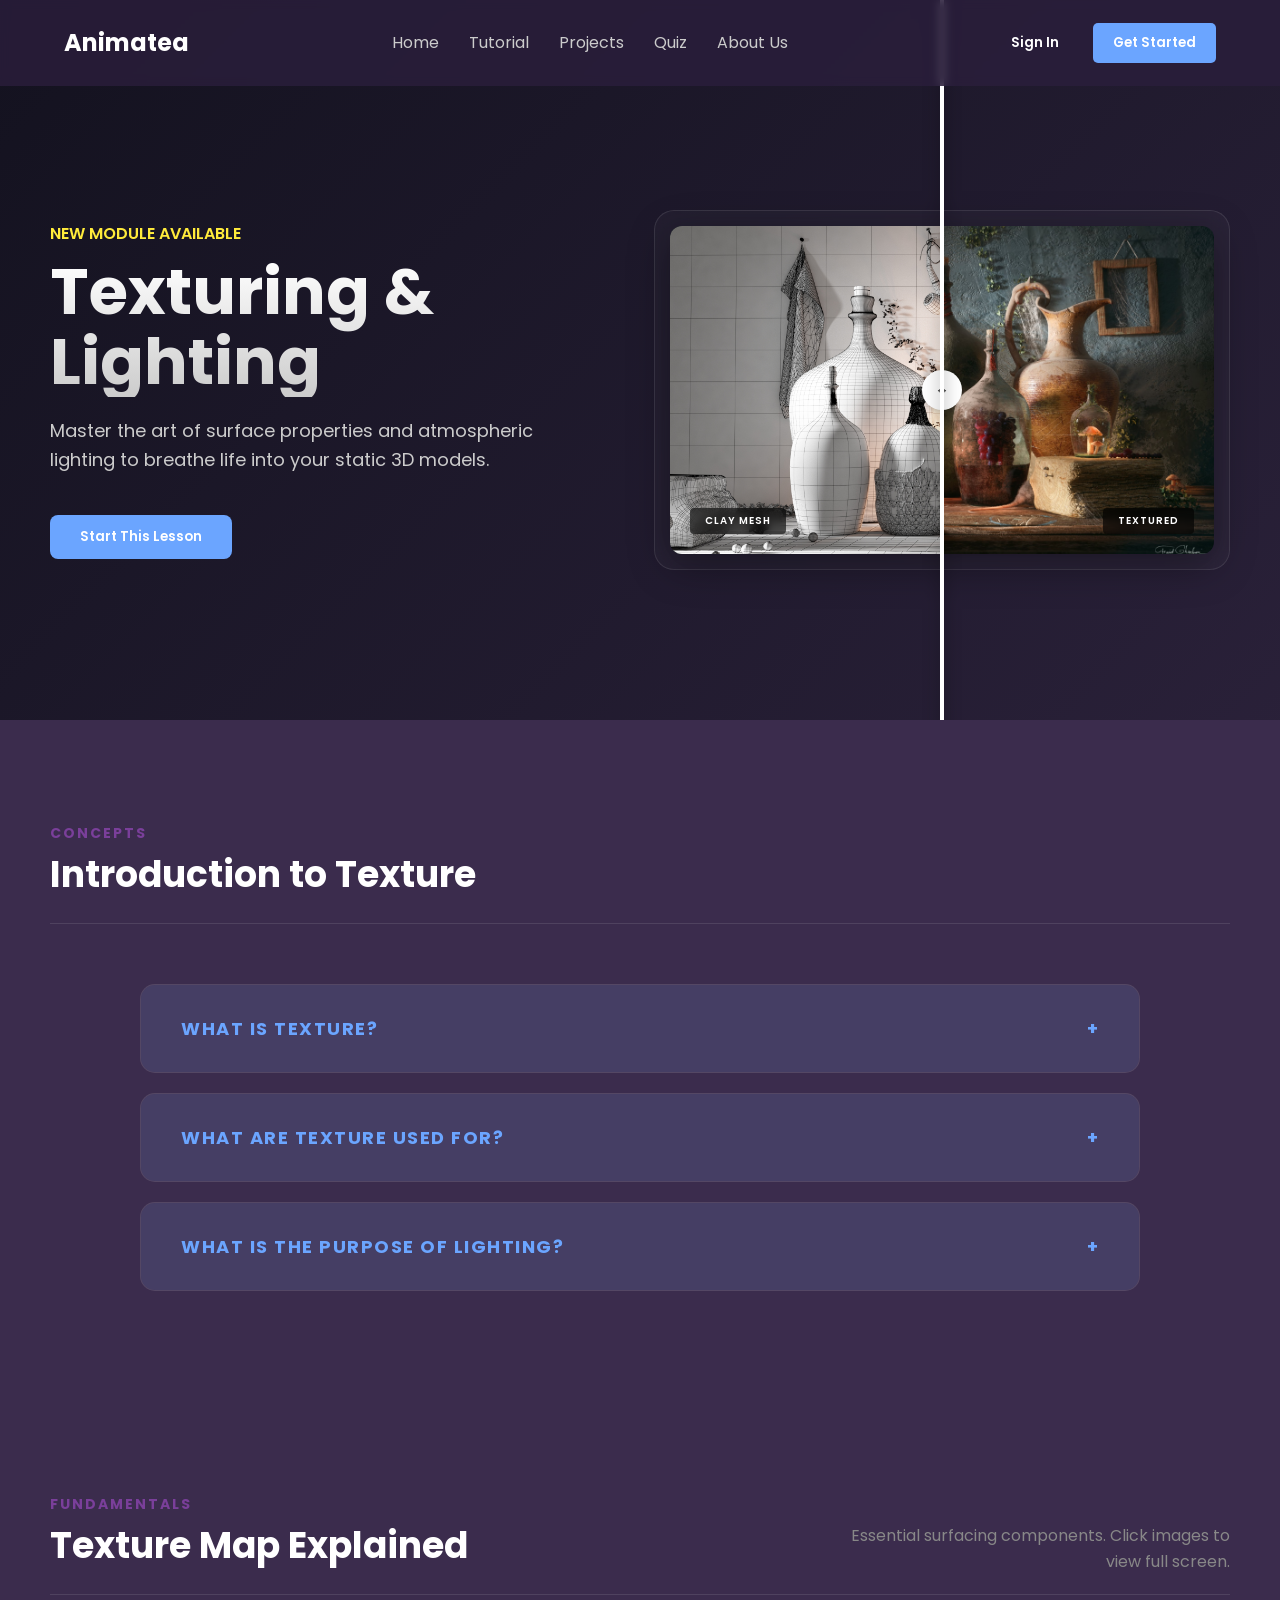
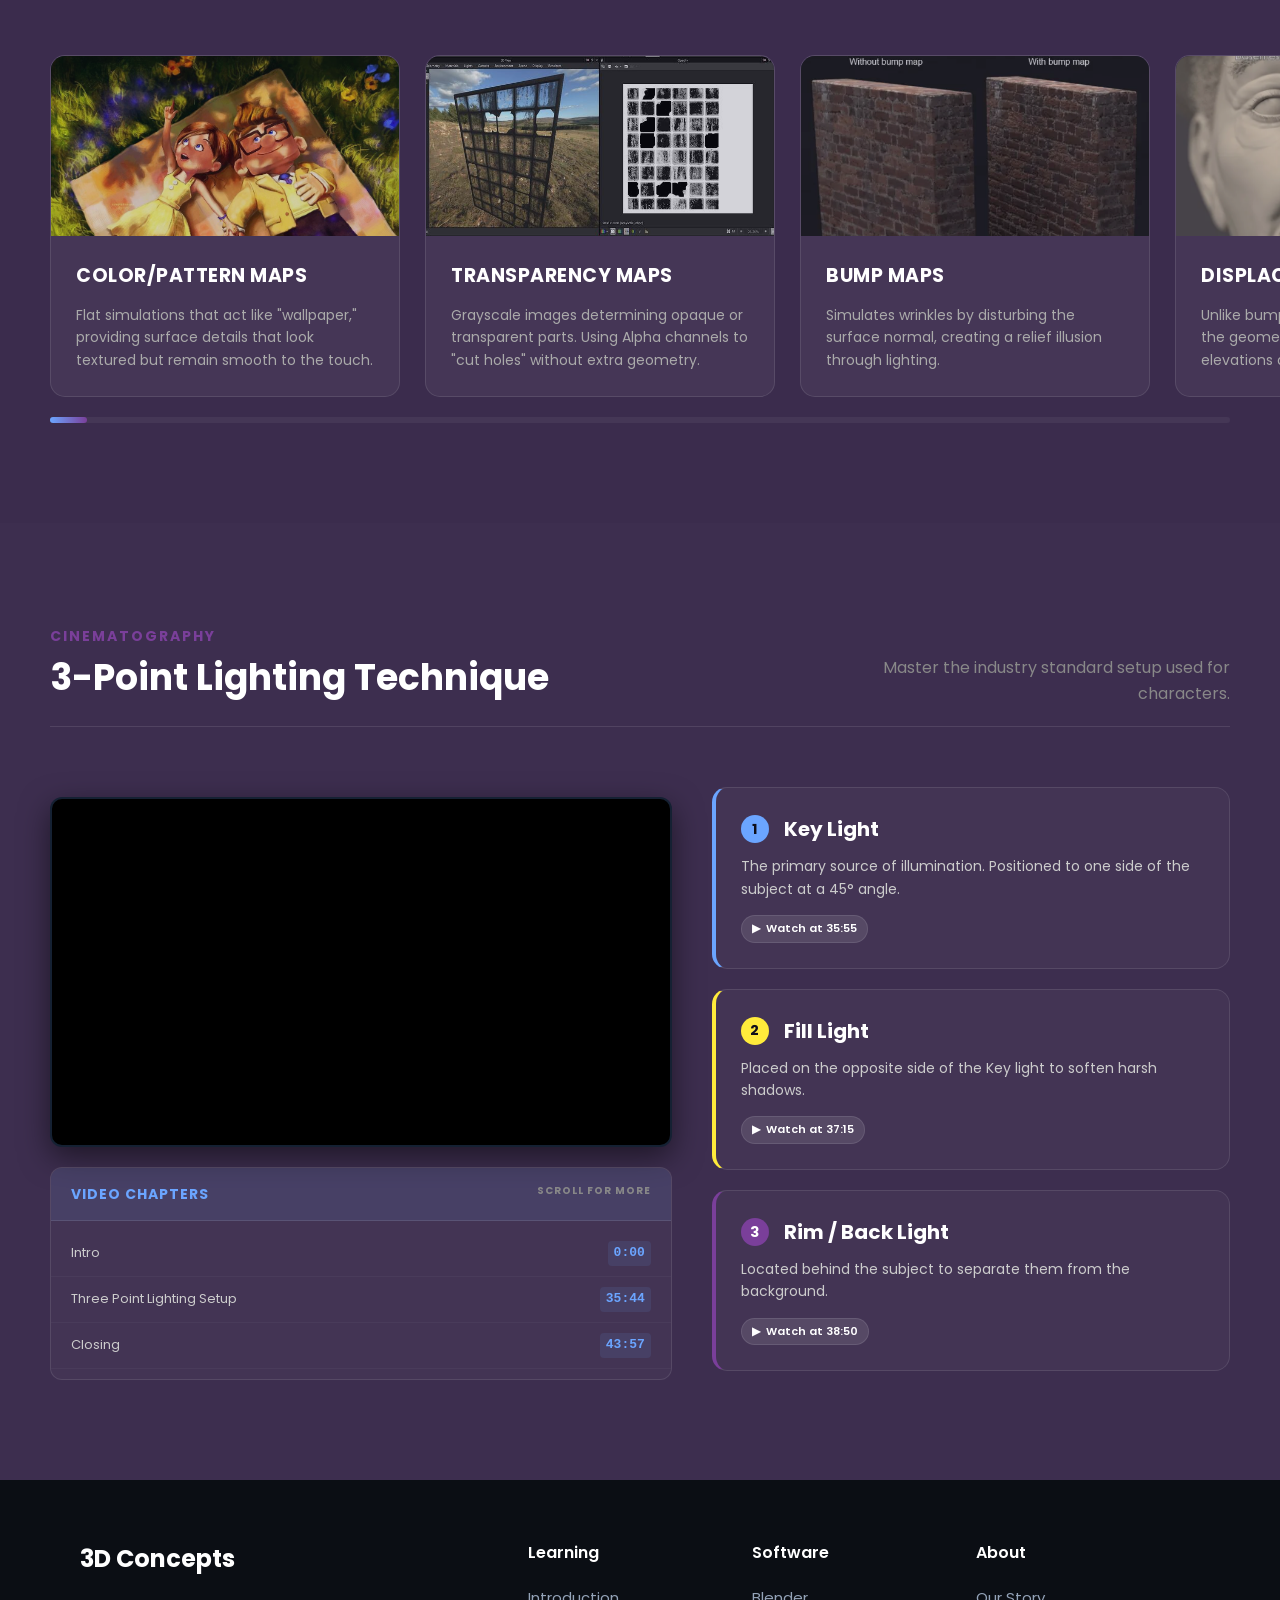
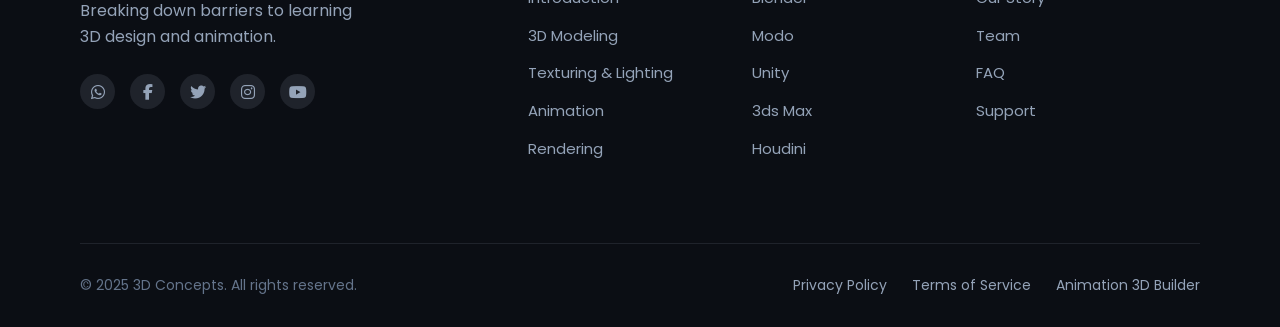
<file: texture-lighting.html>
<!DOCTYPE html>
<html lang="en">
<head>
    <meta charset="UTF-8">
    <meta name="viewport" content="width=device-width, initial-scale=1.0">
    <title>Texturing & Lighting - Animatea</title>
    <link rel="stylesheet" href="styles.css">
    <link rel="stylesheet" href="texture-lighting.css">
    <link href="https://fonts.googleapis.com/css2?family=Poppins:wght@300;400;500;600;700;800&display=swap" rel="stylesheet">
	<link rel="stylesheet" href="https://cdnjs.cloudflare.com/ajax/libs/font-awesome/6.5.1/css/all.min.css">
</head>
<body>
    
	 <nav>
        <div class="logo">Animatea</div>
		 <div class="menu-toggle" id="mobile-menu">
        <i class="fas fa-bars"></i>
    </div>
        <ul class="nav-links">
            <li><a href="index.html">Home</a></li>
            <li class="dropdown-menu-item">
                <a href="introduction.html">Tutorial</a>
				<div class="dropdown-content">
                    <a href="introduction.html" class="dropdown-link">
                        <div class="link-details">
                            <h5>Introduction 3D Concepts</h5>
                        </div>
                    </a>
                    <a href="modeling.html" class="dropdown-link">
                        <div class="link-details">
                            <h5>3D Modeling</h5>
                        </div>
                    </a>
                    <a href="texture-lighting.html" class="dropdown-link">
                        <div class="link-details">
                            <h5>Texturing & Lighting</h5>
                        </div>
                    </a>
                    <a href="3D_animation_tutorial.html" class="dropdown-link">
                        <div class="link-details">
                            <h5>Animation</h5>
                        </div>
                    </a>
                    <a href="rendering_tutorial.html" class="dropdown-link">
                        <div class="link-details">
                            <h5>Rendering</h5>
                        </div>
                    </a>
                </div>
            </li>
            <li><a href="projects.html">Projects</a></li>
            <li><a href="quiz.html">Quiz</a></li>
            <li><a href="about.html">About Us</a></li>
        </ul>
         <div class="nav-actions">
			<div id="logged-out-UI">
            <button class="signin" id="navSignIn">Sign In</button>
			<button class="get-started" id="navGetStarted">Get Started</button>
        </div>
			<div id="logged-in-UI" style="display: none; align-items: center; gap: 15px;">
        <span id="user-display-name" style="font-weight: 600; color: #fff;"></span>
        <button id="logout-btn" style="background: transparent; border: 1px solid #ccc; color: #fff; padding: 5px 10px; border-radius: 5px; cursor: pointer; font-size: 12px;">Log Out</button>
    </div>
		 </div>
    </nav>
	
	<div id="authModal" class="modal">
    <div class="modal-content all-access-theme">
        <span class="close-btn">&times;</span>

        <div id="login-container">
            <div class="modal-header">
                <h2>Welcome Back</h2>
                <p>Log in to access your courses.</p>
            </div>
            <form id="loginForm">
                <div class="input-group">
                    <label>Email Address</label>
                    <input type="email" id="loginEmail" placeholder="name@company.com" required>
                </div>
                <div class="input-group">
                    <label>Password</label>
                    <input type="password" id="loginPassword" placeholder="••••••••" required>
                </div>
                <button type="submit" class="btn-continue">Log In</button>
            </form>
            <div class="modal-footer">
                <p>Don't have an account? <span id="switchToRegister">Register here</span></p>
            </div>
        </div>

        <div id="register-container" style="display: none;">
            <div class="modal-header">
                <h2>Create Account</h2>
                <p>Join our community today.</p>
            </div>
            <form id="registerForm">
                <div class="input-group">
                    <label>Full Name</label>
                    <input type="text" id="regName" placeholder="John Doe" required>
                </div>
                <div class="input-group">
                    <label>Email Address</label>
                    <input type="email" id="regEmail" placeholder="name@company.com" required>
                </div>
                <div class="input-group">
                    <label>Date of Birth</label>
                    <input type="date" id="regDOB" required>
                </div>
                <div class="input-group">
                    <label>Password</label>
                    <input type="password" id="regPassword" placeholder="••••••••" required>
                </div>
                <div class="input-group">
                    <label>Confirm Password</label>
                    <input type="password" id="regConfirmPassword" placeholder="••••••••" required>
                </div>
                <button type="submit" class="btn-continue">Create Account</button>
            </form>
            <div class="modal-footer">
                <p>Already have an account? <span id="switchToLogin">Log In here</span></p>
            </div>
        </div>
    </div>
</div>

    <div id="scroll-progress"></div>

    <div id="lightbox" class="lightbox" onclick="closeLightbox()">
        <span class="close-lightbox">&times;</span>
        <img class="lightbox-content" id="lightboxImg">
    </div>

    <header class="hero-video-section">
        <video autoplay muted loop playsinline class="hero-video-bg">
            <source src="video/bg_textture-lighting.mp4" type="video/mp4">
        </video>
        <div class="hero-video-overlay"></div>
        <div class="hero-content-inner">
            <div class="hero-text-content reveal">
                <span class="yellow" style="font-weight: 600; margin-bottom: 10px; display: block;">NEW MODULE AVAILABLE</span>
                <h1>Texturing & Lighting</h1>
                <p class="hero-description">Master the art of surface properties and atmospheric lighting to breathe life into your static 3D models.</p>
                <button class="btn-primary" onclick="document.getElementById('introduction').scrollIntoView({ behavior: 'smooth' });">Start This Lesson</button>
            </div>
            
            <div class="comparison-slider-wrapper reveal">
                <div class="comparison-slider" id="sliderContainer">
                    <img src="images/after_texturing.jpg" alt="Textured Mesh">
                    <div class="image-overlay" id="overlay">
                        <img src="images/before_texturing.jpg" alt="Clay Mesh">
                    </div>
                    <div class="label-before">Clay Mesh</div>
                    <div class="label-after">Textured</div>
                    <div class="swipe-handle" id="swipeHandle">
                        <span>↔</span>
                    </div>
                </div>
                <input type="range" min="0" max="100" value="50" class="swipe-input" id="swipeInput">
            </div>
        </div>
    </header>

    <section id="introduction">
        <div class="section-header reveal">
            <div>
                <span class="section-tag">Concepts</span>
                <h2>Introduction to Texture</h2>
            </div>
        </div>
        <div class="intro-grid">
            <div class="intro-card reveal">
                <button class="intro-title-btn" onclick="toggleDetails(this)">
                    <span>WHAT IS TEXTURE?</span>
                    <span class="toggle-icon">+</span>
                </button>
                <div class="intro-details">
                    <div class="content-wrapper">
                        <p>Texture involves projecting or wrapping 2D images onto 3D objects to efficiently simulate surface details and attributes, such as reflectivity and roughness, without increasing the geometric polygon count, whereas lighting is the process that reveals the 3D world and establishes the scene's mood.</p>
                        <div class="video-container">
                            <iframe src="https://www.youtube.com/embed/IoIwVWmdqL4" title="YouTube video player" frameborder="0" allow="accelerometer; autoplay; clipboard-write; encrypted-media; gyroscope; picture-in-picture; web-share" referrerpolicy="strict-origin-when-cross-origin" allowfullscreen></iframe>
                        </div>
                    </div>
                </div>
            </div>

            <div class="intro-card reveal" style="transition-delay: 0.1s;">
                <button class="intro-title-btn" onclick="toggleDetails(this)">
                    <span>WHAT ARE TEXTURE USED FOR?</span>
                    <span class="toggle-icon">+</span>
                </button>
                <div class="intro-details">
                    <div class="content-wrapper">
                        <p>Textures are used in 3D rendering as efficient shortcuts to simulate complex surface details and modulate attributes such as reflectivity, transparency, and roughness, allowing for the creation of rich visual effects without the computational cost of adding extra polygons.</p>
                        <div class="video-container">
                            <iframe src="https://www.youtube.com/embed/s8N00rjil_4" title="YouTube video player" frameborder="0" allow="accelerometer; autoplay; clipboard-write; encrypted-media; gyroscope; picture-in-picture; web-share" referrerpolicy="strict-origin-when-cross-origin" allowfullscreen></iframe>
                        </div>
                    </div>
                </div>
            </div>

            <div class="intro-card reveal" style="transition-delay: 0.2s;">
                <button class="intro-title-btn" onclick="toggleDetails(this)">
                    <span>WHAT IS THE PURPOSE OF LIGHTING?</span>
                    <span class="toggle-icon">+</span>
                </button>
                <div class="intro-details">
                    <div class="content-wrapper">
                        <p>Lighting serves the fundamental purpose of revealing the 3D world by making objects visible and defining their depth and shape through the strategic placement of highlights and shadows. Beyond basic visibility, it establishes the emotional tone or mood of a scene.</p>
                        <div class="video-container">
                            <iframe src="https://www.youtube.com/embed/ElMM3u2MO5k" title="YouTube video player" frameborder="0" allow="accelerometer; autoplay; clipboard-write; encrypted-media; gyroscope; picture-in-picture; web-share" referrerpolicy="strict-origin-when-cross-origin" allowfullscreen></iframe>
                        </div>
                    </div>
                </div>
            </div>
        </div>
    </section>

    <section id="texture-maps">
        <div class="section-header reveal">
            <div>
                <span class="section-tag">Fundamentals</span>
                <h2>Texture Map Explained</h2>
            </div>
            <p style="max-width: 400px; color: #888; text-align: right;">Essential surfacing components. Click images to view full screen.</p>
        </div>

        <div class="texture-slider-container reveal">
            <div class="texture-slider-track" id="textureSlider">
                <div class="texture-card">
                    <div class="texture-img-wrapper" onclick="openLightbox(this.querySelector('img').src)">
                        <img src="images/color map.jpg" alt="Color Map">
                    </div>
                    <div class="texture-card-body">
                        <h3>Color/Pattern Maps</h3>
                        <p>Flat simulations that act like "wallpaper," providing surface details that look textured but remain smooth to the touch.</p>
                    </div>
                </div>
                <div class="texture-card">
                    <div class="texture-img-wrapper" onclick="openLightbox(this.querySelector('img').src)">
                        <img src="images/transparency map.jpeg" alt="Transparency Map">
                    </div>
                    <div class="texture-card-body">
                        <h3>Transparency Maps</h3>
                        <p>Grayscale images determining opaque or transparent parts. Using Alpha channels to "cut holes" without extra geometry.</p>
                    </div>
                </div>
                <div class="texture-card">
                    <div class="texture-img-wrapper" onclick="openLightbox(this.querySelector('img').src)">
                        <img src="images/bump-map.webp" alt="Bump Map">
                    </div>
                    <div class="texture-card-body">
                        <h3>Bump Maps</h3>
                        <p>Simulates wrinkles by disturbing the surface normal, creating a relief illusion through lighting.</p>
                    </div>
                </div>
                <div class="texture-card">
                    <div class="texture-img-wrapper" onclick="openLightbox(this.querySelector('img').src)">
                        <img src="images/displacement map.webp" alt="Displacement Map">
                    </div>
                    <div class="texture-card-body">
                        <h3>Displacement Maps</h3>
                        <p>Unlike bump maps, these actually modify the geometry. Used for 3D terrain where elevations are coded in grayscale.</p>
                    </div>
                </div>
                <div class="texture-card">
                    <div class="texture-img-wrapper" onclick="openLightbox(this.querySelector('img').src)">
                        <img src="images/spherical map.png" alt="Spherical Map">
                    </div>
                    <div class="texture-card-body">
                        <h3>Spherical Maps</h3>
                        <p>A flattened environment image mapped inside a virtual sphere for realistic reflections.</p>
                    </div>
                </div>
                <div class="texture-card">
                    <div class="texture-img-wrapper" onclick="openLightbox(this.querySelector('img').src)">
                        <img src="images/cubical map.jpg" alt="Cubical Map">
                    </div>
                    <div class="texture-card-body">
                        <h3>Cubical (Box) Maps</h3>
                        <p>A six-panel environment view mapped onto a virtual cube for efficient reflections.</p>
                    </div>
                </div>
                <div class="texture-card">
                    <div class="texture-img-wrapper"><img src="images/color map.jpg" alt="Color Map"></div>
                    <div class="texture-card-body"><h3>Color/Pattern Maps</h3><p>Flat simulations that act like "wallpaper."</p></div>
                </div>
                <div class="texture-card">
                    <div class="texture-img-wrapper"><img src="images/transparency map.jpeg" alt="Transparency Map"></div>
                    <div class="texture-card-body"><h3>Transparency Maps</h3><p>Grayscale images for opacity.</p></div>
                </div>
            </div>
            
            <div class="progress-bar-wrapper" style="height: 6px; background: rgba(255,255,255,0.05); margin-top: 20px; border-radius: 3px;">
                <div id="texture-progress-fill"></div>
            </div>
        </div>
    </section>

    <section id="lighting-technique" style="background: rgba(255,255,255,0.01);">
        <div class="section-header reveal">
            <div>
                <span class="section-tag">Cinematography</span>
                <h2>3-Point Lighting Technique</h2>
            </div>
            <p style="max-width: 400px; color: #888; text-align: right;">Master the industry standard setup used for characters.</p>
        </div>

        <div class="lighting-main-container">
            <div class="lighting-video-side reveal">
                <div class="video-container" style="border: 2px solid rgba(107, 165, 255, 0.2);">
                    <iframe src="https://www.youtube.com/embed/aafyp5g1CjI" id="mainVideo" title="Lighting for Beginners" frameborder="0" allowfullscreen></iframe>
                </div>
                
                <div class="chapters-container">
                    <div class="chapters-header">
                        <span>Video Chapters</span>
                        <span style="font-size: 10px; color: #888;">Scroll for more</span>
                    </div>
                    <div class="chapters-list">
                        <div class="chapter-item" onclick="jumpTo(0)"><span>Intro</span><span class="chapter-time">0:00</span></div>
                        <div class="chapter-item" onclick="jumpTo(2144)"><span>Three Point Lighting Setup</span><span class="chapter-time">35:44</span></div>
                        <div class="chapter-item" onclick="jumpTo(2637)"><span>Closing</span><span class="chapter-time">43:57</span></div>
                    </div>
                </div>
            </div>

            <div class="lighting-info-side">
                <div class="lighting-tutorial-card reveal" style="transition-delay: 0.1s;">
                    <h3><span class="light-number">1</span> Key Light</h3>
                    <p>The primary source of illumination. Positioned to one side of the subject at a 45° angle.</p>
                    <div class="timestamp-badge" onclick="jumpTo(2155)"><span>▶</span> Watch at 35:55</div>
                </div>
                <div class="lighting-tutorial-card reveal" style="transition-delay: 0.2s; border-left-color: #FFEB3B;">
                    <h3><span class="light-number" style="background: #FFEB3B;">2</span> Fill Light</h3>
                    <p>Placed on the opposite side of the Key light to soften harsh shadows.</p>
                    <div class="timestamp-badge" onclick="jumpTo(2235)"><span>▶</span> Watch at 37:15</div>
                </div>
                <div class="lighting-tutorial-card reveal" style="transition-delay: 0.3s; border-left-color: #7A3F9A;">
                    <h3><span class="light-number" style="background: #7A3F9A; color: #fff;">3</span> Rim / Back Light</h3>
                    <p>Located behind the subject to separate them from the background.</p>
                    <div class="timestamp-badge" onclick="jumpTo(2330)"><span>▶</span> Watch at 38:50</div>
                </div>
            </div>
        </div>
    </section>
	<footer class="footer-container">
    <div class="footer-content">
        <div class="footer-column brand-info">
            <h2>3D Concepts</h2>
            <p>Breaking down barriers to learning<br>3D design and animation.</p>
            <div class="social-icons">
				<a href="https://wa.me/0175545539" target="_blank" rel="noopener">
    <i class="fa-brands fa-whatsapp"></i>
</a>
                <a href="https://www.facebook.com/"><i class="fab fa-facebook-f"></i></a>
                <a href="https://x.com/"><i class="fab fa-twitter"></i></a>
                <a href="https://instagram.com/arieysh" target="_blank"><i class="fa-brands fa-instagram"></i></a>
               <a href="https://www.youtube.com/"><i class="fab fa-youtube"></i></a>
                
            </div>
        </div>

        <div class="footer-column">
            <h3>Learning</h3>
            <ul>
                <li><a href="introduction.html">Introduction</a></li>
                <li><a href="modeling.html">3D Modeling</a></li>
                <li><a href="texture-lighting.html">Texturing & Lighting</a></li>
                <li><a href="3D_animation_tutorial.html">Animation</a></li>
                <li><a href="rendering_tutorial.html">Rendering</a></li>
            </ul>
        </div>

        <div class="footer-column">
            <h3>Software</h3>
            <ul>
                <li><a href="https://www.blender.org/">Blender</a></li>
                <li><a href="https://www.foundry.com/ja/products/modo/new-releases">Modo</a></li>
                <li><a href="https://unity.com/">Unity</a></li>
                <li><a href="https://www.autodesk.com/asean/products/3ds-max/free-trial">3ds Max</a></li>
                <li><a href="https://www.sidefx.com/download/">Houdini</a></li>
            </ul>
        </div>

        <div class="footer-column">
            <h3>About</h3>
            <ul>
                <li><a href="about.html">Our Story</a></li>
                <li><a href="about.html">Team</a></li>
                <li><a href="about.html">FAQ</a></li>
                <li><a href="about.html">Support</a></li>
            </ul>
        </div>
    </div>

    <div class="footer-bottom">
        <p>© 2025 3D Concepts. All rights reserved.</p>
        <div class="legal-links">
            <a href="#">Privacy Policy</a>
            <a href="#">Terms of Service</a>
            <a href="#">Animation 3D Builder</a>
        </div>
    </div>
</footer>

    <script>
    // --- 1. ACCORDION LOGIC ---
    function toggleDetails(btn) { 
        btn.parentElement.classList.toggle('expanded'); 
    }

    // --- 2. LIGHTBOX LOGIC ---
    function openLightbox(src) {
        const lb = document.getElementById('lightbox');
        const lbImg = document.getElementById('lightboxImg');
        lbImg.src = src;
        lb.style.display = 'flex';
        document.body.style.overflow = 'hidden';
    }

    function closeLightbox() {
        document.getElementById('lightbox').style.display = 'none';
        document.body.style.overflow = 'auto';
    }

    // --- 3. YOUTUBE JUMP LOGIC ---
    function jumpTo(seconds) {
        const iframe = document.getElementById('mainVideo');
        iframe.src = `https://www.youtube.com/embed/aafyp5g1CjI?start=${seconds}&autoplay=1`;
        document.getElementById('lighting-technique').scrollIntoView({ behavior: 'smooth' });
    }

    // --- 4. HERO COMPARISON SLIDER ---
    const swipeInput = document.getElementById('swipeInput');
    const overlay = document.getElementById('overlay');
    const handle = document.getElementById('swipeHandle');
    
    if (swipeInput && overlay && handle) {
        swipeInput.addEventListener('input', () => {
            const val = swipeInput.value;
            overlay.style.width = val + "%";
            handle.style.left = val + "%";
        });
    }

    // --- 5. AUTO-PROGRESS BAR LOGIC (Sync with CSS Animation) ---
    const textureProgress = document.getElementById('texture-progress-fill');
    if (textureProgress) {
        let progress = 0;
        function animateProgressBar() {
            progress += 0.0416; // Approx sync for 40s loop (100 / 40 / 60fps)
            if (progress > 100) progress = 0;
            textureProgress.style.width = progress + '%';
            requestAnimationFrame(animateProgressBar);
        }
        animateProgressBar();
    }

    // --- 6. PAGE GLOBAL SCROLL PROGRESS ---
    window.onscroll = function() {
        let winScroll = document.documentElement.scrollTop;
        let height = document.documentElement.scrollHeight - document.documentElement.clientHeight;
        let scrolled = (winScroll / height) * 100;
        const progress = document.getElementById("scroll-progress");
        if (progress) progress.style.width = scrolled + "%";
    };

    // --- 7. REVEAL ANIMATIONS ---
    const revealCallback = (entries) => {
        entries.forEach(entry => {
            if (entry.isIntersecting) {
                entry.target.classList.add('active');
            }
        });
    };
    const revealObserver = new IntersectionObserver(revealCallback, { threshold: 0.1 });
    document.querySelectorAll('.reveal').forEach(el => revealObserver.observe(el));

    // Close Lightbox on backdrop click
    window.onclick = function(event) {
        const lb = document.getElementById('lightbox');
        if (event.target == lb) closeLightbox();
    }
    </script>
    
    <script src="script.js"></script>
</body>
</html>
</file>
<file: styles.css>
/* General Reset and Base Styles */
* {
    margin: 0;
    padding: 0;
    box-sizing: border-box;
    font-family: 'Poppins', sans-serif;
}

body {
    min-height: 100vh;
    background-color: #3b2c4d; /* Dark fallback */
    color: #ffffff;
}

/* Background Gradient from the Video */
.hero-section {
    position: relative;
    /* Create the purple/pink gradient background */
    background: linear-gradient(135deg, #7A3F9A 0%, #B06AB3 50%, #D889AD 100%);
    /* Set to fill the viewport height, or slightly less than 100vh if nav is fixed */
    min-height: calc(100vh - 200px); /* Adjust based on desired visibility of the slider below */
    padding-top: 80px; /* Space for the fixed navigation */
    display: flex;
    align-items: center;
    justify-content: center;
    padding-bottom: 150px; /* Space to push the content up */
}

/* --- Navigation Bar Styling --- */
nav {
    position: fixed;
    top: 0;
    left: 0;
    width: 100%;
    display: flex; /* This is correct, uses flexbox */
    justify-content: space-between; /* This is correct, pushes logo/links/actions apart */
    align-items: center;
    padding: 15px 5%;
    background: rgba(43, 30, 60, 0.8);
    backdrop-filter: blur(5px);
    z-index: 1000;
	box-sizing: border-box;
}

.menu-toggle {
    display: none; /* Hide on laptops */
    cursor: pointer;
    font-size: 24px;
    color: white;
}


.logo {
    font-size: 24px;
    font-weight: 700;
    color: #fff;
}

.nav-links {
    list-style: none;
    display: flex;
    gap: 30px;
    
    /* --- NEW ADDITIONS --- */
    flex-shrink: 0;         /* Prevents the link list from shrinking */
    align-items: center;    /* Ensures all links are perfectly centered vertically */
}

.nav-links a {
    color: #ccc;
    text-decoration: none;
    font-size: 16px;
    transition: color 0.3s ease;
}

.nav-links a:hover {
    color: #fff;
}

/* --- Dropdown Specific Styling --- */

/* 1. Ensure the parent list item is positioned relatively */
.dropdown-menu-item {
    position: relative;
    padding-bottom: 15px; 
    padding-top: 15px; 
    display: flex; /* Change to flex for better vertical alignment */
    align-items: center;
}

.dropdown-menu-item > a {
    white-space: nowrap;
}

/* 2. Style the dropdown box itself */
.dropdown-content {
    /* Position absolutely relative to the parent list item */
    position: absolute;
    top: 100%; /* Position right below the "Courses" link */
    left: 50%; /* Center the dropdown horizontally */
    transform: translateX(-50%); /* Adjust to truly center it */
    
    /* Dark background to match the screenshot */
    background-color: #3b2c4d; 
    border-radius: 8px;
    box-shadow: 0 8px 16px rgba(0, 0, 0, 0.5);
    padding: 10px;
    min-width: 250px;
    z-index: 2000;
    
    /* Hide by default */
    opacity: 0;
    visibility: hidden;
    transition: opacity 0.3s ease, visibility 0.3s ease;
}

/* 3. Show the dropdown on hover */
.dropdown-menu-item:hover .dropdown-content {
    opacity: 1;
    visibility: visible;
}

/* 4. Style the individual links inside the dropdown */
.dropdown-link {
    display: flex;
    align-items: center;
    padding: 10px 15px;
    text-decoration: none;
    color: #ccc;
    border-radius: 6px;
    transition: background-color 0.2s ease, color 0.2s ease;
}

.dropdown-link:hover {
    background-color: rgba(255, 255, 255, 0.1); /* Subtle hover background */
    color: #fff;
}

.dropdown-icon {
    font-size: 24px;
    margin-right: 15px;
    /* Use a color that stands out, similar to the screenshot's purple/blue */
    color: #B06AB3; 
}

.link-details h4 {
    font-size: 16px;
    font-weight: 600;
    color: #fff; /* White title text */
    margin: 0;
}

.link-details p {
    font-size: 12px;
    color: #ccc; /* Lighter grey description text */
    margin: 0;
}

/* Optional: Add a small arrow on top of the dropdown for style */
.dropdown-content::before {
    content: '';
    position: absolute;
    top: -8px; 
    left: 50%;
    transform: translateX(-50%) rotate(45deg);
    width: 15px;
    height: 15px;
    background-color: #3b2c4d; 
    z-index: 1; /* Make sure it's behind the content */
}

.nav-actions button {
    padding: 10px 20px;
    border: none;
    border-radius: 5px;
    font-weight: 600;
    cursor: pointer;
    transition: background-color 0.3s ease;
}

.signin {
    background: transparent;
    color: #fff;
    margin-right: 10px;
}

.get-started {
    background: #6ba5ff; /* Blue color */
    color: #fff;
}

#logged-in-UI {
    display: none; /* Keep hidden until login success */
}

#user-display-name {
    color: #fff;
    font-weight: 600;
    font-size: 14px;
}

.modal-footer span {
    text-decoration: underline;
    cursor: pointer;
}

/* Ensure the modal content can scroll if the form is long */
.modal-content.all-access-theme {
    max-height: 90vh; /* Limits height to 90% of the screen */
    overflow-y: auto; /* Adds a scrollbar if content overflows */
    position: relative;
    padding: 40px;
    scrollbar-width: thin; /* For Firefox */
    scrollbar-color: #5d24d6 #f1f1f1;
}

/* Custom scrollbar for Chrome/Safari */
.modal-content::-webkit-scrollbar {
    width: 6px;
}
.modal-content::-webkit-scrollbar-thumb {
    background: #5d24d6;
    border-radius: 10px;
}

/* Make sure buttons in modal stay at the bottom of their groups */
.btn-continue {
    width: 100%; /* Ensures the button matches the width of the inputs */
    padding: 14px;
    background: linear-gradient(90deg, #5d24d6, #7A3F9A); /* Purple gradient theme */
    color: white;
    border: none;
    border-radius: 10px; /* Rounded corners to match your UI */
    font-weight: 700;
    font-size: 1rem;
    cursor: pointer;
    margin-top: 25px; /* Adds space above the button */
    display: block;
    transition: transform 0.2s, box-shadow 0.2s;
}

.btn-continue:hover {
    transform: translateY(-2px);
    box-shadow: 0 8px 20px rgba(93, 36, 214, 0.4);
}

/* Style for the clickable toggle spans */
#switchToRegister, #switchToLogin {
    color: #5d24d6;
    font-weight: 700;
    cursor: pointer;
    text-decoration: underline;
}

.auth-close-x {
    position: absolute;
    right: 20px;   /* Slightly tighter to the edge for mobile */
    top: 15px;
    font-size: 35px; /* Larger hit area for fingers */
    color: #999;
    cursor: pointer;
    line-height: 1;
    z-index: 3100; /* Ensure it is HIGHER than .modal-content */
    padding: 10px;
}

.auth-close-x:hover {
    color: #333; /* Darkens when hovered */
}

/* --- Hero Content Styling --- */
.hero-section {
    position: relative;
    /* Remove the old gradient background */
    /* background: linear-gradient(135deg, #7A3F9A 0%, #B06AB3 50%, #D889AD 100%); */
    
    /* Set dimensions */
    min-height: calc(100vh - 200px); 
    padding-top: 80px; 
    padding-bottom: 150px; 
    
    /* Ensure content wrapper and video are aligned */
    display: flex;
    align-items: center;
    justify-content: center;
    overflow: hidden; /* Important for video scaling */
}

.hero-content-wrapper {
    position: relative;
    z-index: 5; /* Ensure content is above the video */
    width: 100%;
    height: 100%;
    display: flex;
    align-items: center;
    justify-content: center;
}
/* Video Background Styling */
#video-background {
    position: absolute;
    top: 50%;
    left: 50%;
    /* Scale the video to cover the entire container */
    min-width: 100%;
    min-height: 100%;
    width: auto;
    height: auto;
    transform: translate(-50%, -50%);
    z-index: 1; /* Keep video behind the content */
    object-fit: cover; /* Ensures video covers the area without letterboxing */
}

/* Optional: Add a dark or colored overlay for text legibility */
.hero-section::before {
    content: '';
    position: absolute;
    top: 0;
    left: 0;
    right: 0;
    bottom: 0;
    background: rgba(0, 0, 0, 0.4); /* 40% opaque dark overlay */
    z-index: 2; /* Between video (1) and content (5) */
}

.hero-content {
    position: relative;
    max-width: 800px;
    width: 90%;
    text-align: center; /* Center for mobile */
    z-index: 10;
    padding: 20px;
}

/* On Laptops, align text to the left */
@media screen and (min-width: 1024px) {
    .hero-content {
        text-align: left;
        margin-left: 0;
    }
}

@media screen and (max-width: 768px) {
    .hero-content h1 {
        font-size: 36px; /* Smaller font for phones */
    }
    .description {
        font-size: 16px;
    }
}
.new-course {
    color: #FFEB3B; /* Yellow color */
    font-size: 14px;
    font-weight: 600;
    margin-bottom: 10px;
}

.hero-content h1 {
    font-size: 60px;
    font-weight: 700;
    margin-bottom: 20px;
    line-height: 1.1;
}

.description {
    font-size: 18px;
    margin-bottom: 30px;
    color: #e0e0e0;
}

.hero-buttons .btn-primary,
.hero-buttons .btn-secondary {
    padding: 12px 25px;
    border: 2px solid transparent;
    border-radius: 8px;
    font-size: 16px;
    font-weight: 600;
    cursor: pointer;
    transition: all 0.3s ease;
}

.btn-primary {
    background-color: #6ba5ff; /* Blue for Start Learning */
    color: #fff;
    margin-right: 15px;
	text-decoration: none;
    display: inline-block;
}

.btn-primary:hover {
    background-color: #6ba5ff;
}

.btn-secondary {
    background: transparent;
    border-color: #fff;
    color: #fff;
}

.btn-secondary:hover {
    background-color: rgba(255, 255, 255, 0.1);
}

.btn-primary:active {
  transform: translateY(0);
}

/* --- Horizontal Slider Section --- */
.course-slider-container {
    padding: 0 50px;
    padding-bottom: 50px;
    background-color: #3b2c4d;
    position: relative; /* To position the progress bar */
}

.course-slider-track {
    display: flex;
    overflow-x: auto;      /* Allows the script to move the scroll position */
    white-space: nowrap;  /* Prevents cards from dropping to a new line */
    gap: 20px;
    padding: 20px 0;
    
    /* Hide the scrollbar so it looks like a clean slider */
    scrollbar-width: none; 
    -ms-overflow-style: none;
}

.course-slider-track::-webkit-scrollbar {
    display: none; 
}

.course-card {
	flex: 0 0 300px; /* This prevents the images from shrinking to fit the screen */
    width: 300px;
    height: 350px;
    border-radius: 10px;
    overflow: hidden;
}

.card-image {
    width: 100%;
    height: 100%;
    object-fit: cover; /* Ensures the image fills the card without distortion */
}

/* --- Progress Bar Styling (The line beneath the cards) --- */
.progress-bar-wrapper {
    width: 100%;
    height: 5px;
    background-color: rgba(255, 255, 255, 0.2);
    border-radius: 5px;
    margin-top: 20px;
}

.progress-bar-fill {
    height: 100%;
    width: 0%; /* Initial width set to 0 and controlled by JS */
    background-color: #fff; /* White fill color */
    border-radius: 5px;
    transition: width 0.1s ease-out; /* Smooth transition for progress update */
}

/* --- Curriculum Section Layout --- */
.curriculum-section {
    padding: 80px 50px;
    background-color: #f8f8f8; /* Light gray background */
    color: #333;
    text-align: center;
}

.curriculum-header {
    display: flex;
    justify-content: space-between;
    align-items: flex-start;
    text-align: left;
    max-width: 1200px;
    margin: 0 auto 50px auto;
}

.curriculum-header h2 {
    font-size: 36px;
    font-weight: 700;
    line-height: 1.2;
    color: #1a1a2e; /* Darker text for contrast */
    flex: 1;
}

.curriculum-header .section-explore {
    font-size: 14px;
    font-weight: 600;
    color: #7A3F9A; /* Purple color */
    letter-spacing: 1px;
    text-transform: uppercase;
    margin-right: 50px;
}

.curriculum-header .intro-text {
    font-size: 16px;
    line-height: 1.6;
    color: #666;
    max-width: 450px;
    flex: 1;
}

/* --- Course Grid Styling (CSS GRID) --- */
.course-grid {
    display: grid;
    grid-template-columns: repeat(auto-fit, minmax(300px, 1fr));
    gap: 30px;
    max-width: 1200px;
    margin: 0 auto 50px auto;
	text-decoration: none;
    color: inherit;
}

/* --- Course Card Styling --- */
.course-card-detail {
    background-color: #fff;
    border-radius: 12px;
    overflow: hidden;
    box-shadow: 0 4px 15px rgba(0, 0, 0, 0.08);
    transition: transform 0.3s ease, box-shadow 0.3s ease;
    text-align: left;
	text-decoration: none;
    color: inherit;
}

.course-card-detail:hover {
    transform: translateY(-5px);
    box-shadow: 0 8px 25px rgba(0, 0, 0, 0.15);
}

.card-image-wrapper {
    position: relative;
    height: 200px; /* Fixed height for image area */
    overflow: hidden;
}

.course-image {
    width: 100%;
    height: 100%;
    object-fit: cover;
}

/* Enroll Button Overlay */
.enroll-btn {
    position: absolute;
    top: 50%;
    left: 50%;
    transform: translate(-50%, -50%);
    background-color: rgba(255, 255, 255, 0.9);
    color: #1a1a2e;
    border: none;
    border-radius: 25px;
    padding: 10px 25px;
    font-weight: 600;
    opacity: 0; /* Hidden by default */
    transition: opacity 0.3s ease;
    cursor: pointer;
}

.card-image-wrapper:hover .enroll-btn {
    opacity: 1; /* Show on hover */
}

/* Card Content Details */
.course-level {
    font-size: 12px;
    font-weight: 600;
    padding: 5px 10px;
    border-radius: 4px;
    display: inline-block;
    margin: 20px 0 10px 20px;
    text-transform: uppercase;
}

/* Level Colors (Matching the video) */
.level-beginner { 
	background-color: #e0f7fa; 
	color: #00bcd4; 
}
.level-intermediate { 
	background-color: #fff3e0;
	color: #ff9800; 
}
.level-advanced { 
	background-color: #ede7f6;
	color: #673ab7; 
}


.course-card-detail h3 {
    font-size: 20px;
    font-weight: 600;
    margin: 0 20px 10px 20px;
    color: #1a1a2e;
}

.course-description {
    font-size: 14px;
    color: #666;
    margin: 0 20px 15px 20px;
    min-height: 40px; /* Ensures consistent height */
}

.course-details {
    font-size: 12px;
    color: #999;
    padding: 10px 20px 20px 20px;
    border-top: 1px solid #eee;
    display: flex;
    gap: 10px;
}

/* View All Button */
.view-all-btn {
    padding: 12px 30px;
    border: 2px solid #1a1a2e;
    background-color: transparent;
    color: #1a1a2e;
    font-size: 16px;
    font-weight: 600;
    border-radius: 8px;
    cursor: pointer;
    transition: all 0.3s ease;
    margin-top: 20px;
}

.view-all-btn:hover {
    background-color: #1a1a2e;
    color: #fff;
}

/* --- Tutorials Section Layout --- */
.tutorials-section {
    padding: 80px 50px;
    background-color: #f8f8f8; 
}

.tutorials-container {
    display: grid;
    /* Two columns: one wider for cards (2fr), one narrower for stats (1fr) */
    grid-template-columns: 2fr 1fr; 
    gap: 40px;
    max-width: 1200px;
    margin: 0 auto;
}

/* Left Column: Tutorial Cards */
.tutorial-cards-column {
    display: flex;
    flex-direction: column;
    gap: 25px;
}

/* --- Tutorial Card Styling --- */
.tutorial-card {
    display: flex;
    /* Use padding to create height, or define a specific height if needed */
    padding: 30px;
    border-radius: 12px;
    overflow: hidden;
    color: #fff;
    text-decoration: none;
    position: relative;
    box-shadow: 0 4px 15px rgba(0, 0, 0, 0.1);
    transition: transform 0.3s ease;
    min-height: 200px; /* Ensure a good minimum height */
}

.tutorial-card:hover {
    transform: translateY(-5px);
}

.card-content {
    position: relative;
    z-index: 2;
    max-width: 70%; /* Keep content to the left side */
}

.tutorial-card h4 {
    font-size: 24px;
    font-weight: 700;
    margin-bottom: 5px;
}

.tutorial-meta {
    font-size: 14px;
    color: rgba(255, 255, 255, 0.7);
    margin-bottom: 15px;
}

.tutorial-description {
    font-size: 16px;
    line-height: 1.5;
    margin-bottom: 15px;
}

.watch-link {
    display: inline-block;
    color: #FFEB3B; /* Yellow accent color */
    font-weight: 600;
    transition: color 0.3s ease;
}

.tutorial-card:hover .watch-link {
    color: #fff;
}

/* Backgrounds (Replace with actual images via CSS background-image property) */

/* Background 1: Realistic Lighting */
.dark-theme {
    background: 
        /* Subtle dark overlay for text legibility */
        linear-gradient(to right, rgba(0, 0, 0, 0.8) 0%, rgba(0, 0, 0, 0.1) 60%), 
        /* Replace with actual image/video thumbnail for the background */
        url('images/pic12.jpg') center right / cover no-repeat; 
}

/* Background 2: Camera Movement */
.dark-theme-reverse {
    background: 
        linear-gradient(to right, rgba(0, 0, 0, 0.7) 0%, rgba(0, 0, 0, 0.1) 60%),
        url('images/pic13.jpg') center center / cover no-repeat;
}

/* Background 3: Particle Systems */
.dark-theme-darker {
    background: 
        linear-gradient(to right, rgba(0, 0, 0, 0.8) 0%, rgba(0, 0, 0, 0.1) 60%),
        url('images/pic14.jpg') center center / cover no-repeat;
}


/* --- Right Column: Stats Block --- */
.stats-column {
    display: flex;
    flex-direction: column;
}

.stats-block {
    background-color: #1a1a2e; /* Dark theme background */
    color: #fff;
    padding: 40px;
    border-radius: 12px;
    box-shadow: 0 4px 15px rgba(0, 0, 0, 0.1);
    text-align: left;
    height: 100%; /* Fill the height of the column */
    display: flex;
    flex-direction: column;
    justify-content: center; /* Center content vertically */
}

.stat-number {
    font-size: 60px;
    font-weight: 700;
    color: #fff;
    margin-bottom: 10px;
    position: relative;
}

/* The play button overlay seen in the video */
.stat-number::after {
    content: '▶';
    position: absolute;
    top: 0;
    right: 0;
    font-size: 80px;
    color: #FFEB3B; /* Yellow accent */
    line-height: 1;
    opacity: 0.8;
}

.stat-text {
    font-size: 18px;
    line-height: 1.6;
    color: #ccc;
    margin-bottom: 30px;
}

.view-all-tutorials-btn {
    padding: 12px 30px;
    border: none;
    background-color: #6ba5ff; /* Blue accent */
    color: #fff;
    font-size: 16px;
    font-weight: 600;
    border-radius: 8px;
    cursor: pointer;
    transition: background-color 0.3s ease;
    width: fit-content; /* Only take up necessary width */
	text-decoration: none;
    color: inherit;
	
}

.view-all-tutorials-btn:hover {
    background-color: #ffffff;
	text-decoration: none;
    color: inherit;
}

/* --- Testimonials Section --- */
.testimonials-section {
    padding: 80px 50px;
    background-color: #f0f2f5; /* Very light background for contrast */
    text-align: center;
}

.community-header {
    max-width: 800px;
    margin: 0 auto 50px auto;
}

.section-title {
    font-size: 42px;
    font-weight: 700;
    color: #1a1a2e;
    line-height: 1.2;
    margin-bottom: 20px;
}

.section-subtitle {
    font-size: 18px;
    color: #666;
    line-height: 1.6;
}

/* Testimonials Layout */
.testimonials-grid {
    display: grid;
    grid-template-columns: repeat(auto-fit, minmax(320px, 1fr));
    gap: 30px;
    margin-bottom: 80px;
}

.testimonial-card {
    background-color: #fff !important;
    padding: 30px;
    border-radius: 16px;
    box-shadow: 0 10px 30px rgba(0,0,0,0.1);
	color: #1a1a1a;
}


.user-info img {
    width: 55px;
    height: 55px;
    border-radius: 50%;
    margin-right: 15px;
    background: #eee;
}


.stars {
    color: #ffc107;
    margin-bottom: 15px;
    letter-spacing: 2px;
}


/* Form Styling */
.form-section {
    background: #fff !important;
    max-width: 650px;
    margin: 0 auto;
    padding: 50px;
    border-radius: 20px;
    box-shadow: 0 15px 40px rgba(0,0,0,0.06);
	color: #1a1a1a;
}


.form-group input, .form-group textarea {
    width: 100%;
    padding: 14px;
    border: 1px solid #ddd;
    border-radius: 10px;
    box-sizing: border-box;
    font-size: 1rem;
    background-color: #fff;
	
}

/* Star Rating Interaction */
.star-rating {
    display: flex;
    flex-direction: row-reverse;
    justify-content: flex-start;
    gap: 8px;
    margin-bottom: 25px;
}

.star-rating input { 
	display: none;
}

.star-rating label {
    font-size: 2.2rem;
    color: #e0e0e0;
    cursor: pointer;
    transition: color 0.2s;
}

.star-rating label:hover,
.star-rating label:hover ~ label {
	color: #ffc107 !important;
}

.star-rating input:checked ~ label {
    color: #ffc107 !important;
}

.char-count {
    color: #999;
    font-size: 0.8rem;
    text-align: right;
    margin-top: 5px;
}

.submit-btn {
    width: 100%;
    background: #333;
    color: white;
    padding: 18px;
    border: none;
    border-radius: 10px;
    font-size: 1.1rem;
    font-weight: 600;
    cursor: pointer;
    transition: transform 0.2s, background 0.2s;
}

.submit-btn:hover {
    background: #000;
    transform: translateY(-2px);
}

/* Animation for new comments */
@keyframes slideIn {
    from { opacity: 0; transform: translateY(-20px); }
    to { opacity: 1; transform: translateY(0); }
}

.testimonial-card {
    animation: slideIn 0.5s ease-out;
}
/* --- Insights Section Styling --- */
.insights-section {
    padding: 80px 50px;
    background-color: #ffffff; /* White background */
    text-align: center;
}

.insights-header {
    max-width: 1200px;
    margin: 0 auto 50px auto;
    display: flex;
    justify-content: space-between;
    align-items: center;
    text-align: left;
}

.insights-header .section-tag {
    font-size: 14px;
    font-weight: 600;
    color: #7A3F9A; /* Purple color */
    letter-spacing: 1px;
    text-transform: uppercase;
    flex-basis: 15%;
}

.insights-header h2 {
    font-size: 36px;
    font-weight: 700;
    line-height: 1.2;
    color: #1a1a2e;
    flex-basis: 35%;
}

.insights-header .header-description {
    font-size: 16px;
    line-height: 1.6;
    color: #666;
    flex-basis: 40%;
}

/* --- Blog Grid (3 Columns) --- */
.blog-grid {
    display: grid;
    /* Create 3 columns, responsive */
    grid-template-columns: repeat(auto-fit, minmax(350px, 1fr));
    gap: 30px;
    max-width: 1200px;
    margin: 0 auto 50px auto;
}

/* --- Blog Card Styling --- */
.blog-card {
    text-align: left;
    background-color: #fff;
    border-radius: 12px;
    overflow: hidden;
    box-shadow: 0 4px 15px rgba(0, 0, 0, 0.05);
    text-decoration: none;
    color: #333;
    transition: transform 0.3s ease;
    display: flex;
    flex-direction: column;
}

.blog-card:hover {
    transform: translateY(-5px);
}

.blog-image-wrapper {
    position: relative;
    height: 250px;
    overflow: hidden;
}

.blog-image {
    width: 100%;
    height: 100%;
    object-fit: cover;
}

.blog-card .tag {
    position: absolute;
    bottom: 15px;
    left: 15px;
    padding: 6px 12px;
    border-radius: 4px;
    font-size: 13px;
    font-weight: 600;
    color: #fff;
}

/* Tag colors */
.tag-blue { background-color: #2196F3; }
.tag-purple { background-color: #9C27B0; }
.tag-green { background-color: #4CAF50; }
.tag-pink { background-color: #E91E63; }
.tag-orange { background-color: #FF9800; }
.tag-yellow { background-color: #FFEB3B; color: #333; }

.blog-card h3 {
    font-size: 22px;
    font-weight: 600;
    color: #1a1a2e;
    padding: 20px 20px 10px 20px;
}

.blog-excerpt {
    font-size: 15px;
    color: #666;
    line-height: 1.6;
    padding: 0 20px 15px 20px;
    flex-grow: 1;
}

.blog-meta {
    font-size: 12px;
    color: #999;
    padding: 15px 20px 20px 20px;
    border-top: 1px solid #eee;
    display: flex;
    gap: 8px;
}

.read-more-btn {
    padding: 12px 30px;
    border: none;
    background-color: #1a1a2e;
    color: #fff;
    font-size: 16px;
    font-weight: 600;
    border-radius: 8px;
    cursor: pointer;
    transition: background-color 0.3s ease;
    margin-top: 20px;
}

.read-more-btn:hover {
    background-color: #3b2c4d;
}



/* Modal Background Overlay */
.modal {
    display: none;
    position: fixed;
    z-index: 3000;
    left: 0; top: 0; width: 100%; height: 100%;
    background-color: rgba(0, 0, 0, 0.4); /* Dark but transparent overlay */
    backdrop-filter: blur(8px);
}

/*  */
.modal-content.all-access-theme {
    background-color: #ffffff; 
    margin: 5% auto;
    padding: 50px 40px;
    width: 90%;
    max-width: 450px;
    border-radius: 24px;
    color: #1a1a1a;
    box-shadow: 0 10px 40px rgba(0,0,0,0.2);
    font-family: 'Inter', sans-serif;
}

.modal-header h2 {
    font-size: 2rem;
    font-weight: 700;
    margin: 15px 0 10px;
}

.modal-header p {
    color: #666;
    font-size: 0.95rem;
    margin-bottom: 30px;
}

/* Form Styling */
.input-group {
    text-align: left;
    margin-bottom: 20px;
}

.input-group label {
    display: block;
    font-weight: 600;
    margin-bottom: 8px;
    font-size: 0.9rem;
}

.input-group input {
    width: 100%;
    padding: 14px;
    border: 1px solid #ddd;
    border-radius: 8px;
    font-size: 1rem;
}

.footer-container {
    background-color: #0b0e14; /* Deep dark blue/black background */
    color: #ffffff;
    padding: 60px 80px 30px 80px;
}

/* FOOTER */
.footer-content {
    display: flex;
    justify-content: space-between;
    flex-wrap: wrap;
    max-width: 1200px;
    margin: 0 auto;
    padding-bottom: 40px;
    border-bottom: 1px solid #1f232b; /* Subtle divider line */
}

.footer-column {
    flex: 1;
    min-width: 150px;
    margin-bottom: 30px;
}

.brand-info {
    flex: 2; /* Give more space to the brand section */
}

.brand-info h2 {
    font-size: 24px;
    margin-bottom: 20px;
    font-weight: 700;
}

.brand-info p {
    color: #94a3b8;
    line-height: 1.6;
    margin-bottom: 25px;
}

/* Social Icons */
.social-icons {
    display: flex;
    gap: 15px;
}

.social-icons a {
    display: flex;
    align-items: center;
    justify-content: center;
    width: 35px;
    height: 35px;
    background-color: #1f232b;
    border-radius: 50%;
    color: #94a3b8;
    text-decoration: none;
    transition: 0.3s;
}

.social-icons a:hover {
    background-color: #334155;
    color: #ffffff;
}

/* Link Columns */
.footer-column h3 {
    font-size: 16px;
    font-weight: 600;
    margin-bottom: 20px;
}

.footer-column ul {
    list-style: none;
    padding: 0;
}

.footer-column ul li {
    margin-bottom: 12px;
}

.footer-column ul li a {
    color: #94a3b8;
    text-decoration: none;
    font-size: 15px;
    transition: color 0.2s;
}

.footer-column ul li a:hover {
    color: #ffffff;
}

/* Bottom Bar */
.footer-bottom {
    display: flex;
    justify-content: space-between;
    align-items: center;
    max-width: 1200px;
    margin: 30px auto 0;
    font-size: 14px;
    color: #64748b;
}

.legal-links {
    display: flex;
    gap: 25px;
}

.legal-links a {
    color: #94a3b8;
    text-decoration: none;
}

.legal-links a:hover {
    color: #ffffff;
}

@media screen and (max-width: 1024px) {
    nav {
        justify-content: space-between;
    }

    .menu-toggle {
        display: block; /* Show hamburger icon */
    }

    .nav-links {
        display: none; 
        position: absolute;
        top: 70px;
        left: 0;
        width: 100%;
        background: rgba(43, 30, 60, 0.95);
        flex-direction: column; 
        /* Ensure no extra padding is pushing items sideways */
        padding: 20px 0; 
        gap: 0;
        align-items: center;
    }

    /* Show links when 'active' class is added via JS */
    .nav-links.active {
        display: flex;
    }

    .nav-links li {
       width: 100%;
        display: flex;       
        justify-content: center; 
		padding: 10px 0;}
	
	.nav-links li a {
        width: 100%;
        text-align: center;
        display: inline-block; /* Ensures the link takes up the same vertical space */
    }

    /* Adjust dropdown for mobile so it doesn't float */
    .dropdown-content {
        position: static;
        transform: none;
        opacity: 1;
        visibility: visible;
        display: none; /* Hide until clicked or keep simple for mobile */
        background: rgba(0,0,0,0.2);
        min-width: 100%;
        box-shadow: none;
    }
	
	.dropdown-menu-item {
        padding: 0;      /* Reset the extra desktop padding */
        display: block;  /* Stack things naturally on mobile */
        width: 100%;
    }

    .dropdown-menu-item > a {
        display: block;
        padding: 10px 0; /* Match the padding of other nav links */
    }

    .dropdown-menu-item:hover .dropdown-content {
        display: block;
    }

    /* Hide the 'Sign In' buttons on very small screens or move them into the menu */
    .nav-actions {
        display: flex; 
        gap: 5px;
    }
	
	.nav-actions button {
        padding: 8px 12px;
        font-size: 12px;
    }
}

/* Tutorials Section */
@media screen and (max-width: 900px) {
    .tutorials-container {
        grid-template-columns: 1fr; /* Stack the stats on top/bottom of tutorials */
    }
    .card-content {
        max-width: 100%; /* Use full width on mobile */
    }
}

/* Insights/Blog Section */
.blog-grid {
    display: grid;
    /* This automatically handles columns based on available width */
    grid-template-columns: repeat(auto-fit, minmax(300px, 1fr));
    gap: 20px;
    padding: 0 20px;
}

/* Curriculum Section Headers */
@media screen and (max-width: 768px) {
    .curriculum-header, .insights-header {
        flex-direction: column;
        text-align: center;
        gap: 20px;
    }
    .curriculum-header .intro-text, .insights-header .header-description {
        max-width: 100%;
    }
}

@media screen and (max-width: 768px) {
    .course-slider-container {
        padding: 0 15px; /* Less padding on sides for mobile */
    }
    .course-card {
        flex: 0 0 260px; /* Slightly smaller cards on phones */
        height: 300px;
    }
}


@media screen and (max-width: 600px) {
.modal-content {
    position: relative; /* Context for the absolute X button */
}

.modal {
    -webkit-overflow-scrolling: touch;
}
	
	.modal-content.all-access-theme {
        margin: 0; /* Remove top margin */
        width: 100%; /* Fill width */
        height: 100%; /* Fill height to ensure user can't click "behind" it */
        max-width: none;
        border-radius: 0; /* Full screen look on mobile */
        padding: 60px 20px 20px 20px; /* Extra top padding so "X" doesn't overlap text */
    }
    .form-section {
        padding: 25px; /* Less padding inside the form on small screens */
    }
    .section-title {
        font-size: 28px;
    }
    .testimonials-grid {
        grid-template-columns: 1fr; /* One testimonial per row */
    }
	.auth-close-x {
        position: absolute;
    right: 20px;
    top: 20px;
    font-size: 32px;
    color: #999;
    cursor: pointer;
    z-index: 9999; /* Make sure it's on the very top layer */
    padding: 15px;  /* This makes the clickable area much larger for thumbs */
    line-height: 0.5;
    }
}
</file>
<file: about.css>
/* ================= LAYOUT 1 ================= */
.main-content {
            display: flex;
            flex-direction: column;
            justify-content: center;
            height: 70vh;
            padding-left: 80px;
            max-width: 800px;
        }

        .main-content h1 {
            font-size: 64px;
            line-height: 1.1;
            margin: 0;
        }

        .movement-text {
            color: #9b6dff; /* Purple gradient color */
            background: -webkit-linear-gradient(#c2a2ff, #7a42f4);
            -webkit-background-clip: text;
            -webkit-text-fill-color: transparent;
        }

        /* Background Graphics (Abstract) */
        .bg-overlay {
            position: absolute;
            top: 10%;
            right: 10%;
            z-index: -1;
            opacity: 0.3;
        }

/* ================= LAYOUT 2 ================= */
.mission-container {
            display: grid;
            grid-template-columns: 1.2fr 1fr; /* Text wider than image */
            gap: 60px;
            max-width: 1100px;
            margin: 80px auto;
            padding: 0 40px;
            align-items: flex-start;
        }

        .mission-content h2 {
            font-size: 24px;
            margin-bottom: 25px;
            letter-spacing: 0.5px;
        }

        .mission-content p {
            font-size: 17px;
            color: #b0b0cc; /* Slightly dimmed text color */
            margin-bottom: 20px;
        }

        .mission-content strong {
            color: #ffffff;
        }

        .signature-block {
            margin-top: 40px;
        }

        .signature-name {
            display: block;
            font-size: 16px;
            color: #d1d1e0;
        }

        .signature-title {
            display: block;
            font-size: 14px;
            color: #8a8a9e;
        }

        /* Image Styling */
        .image-wrapper {
            position: relative;
        }

        .profile-img {
            width: 100%;
            border-radius: 15px;
            display: block;
        }

        /* Overlay text on image (Joey signature) */
        .img-overlay-text {
            position: absolute;
            bottom: 40px;
            left: -20px;
            font-family: 'Cursive', brush script mt;
            font-size: 48px;
            color: white;
            transform: rotate(-5deg);
        }

/* ================= LAYOUT 3 ================= */
        .video-section {
    		max-width: 1100px;
    		margin: 80px auto; 
   			 padding: 0 40px;
}
		.video-section h2 {
            font-size: 42px;
            font-weight: 800;
            margin-bottom: 30px;
			margin-top: 50px;
			color: white;
        }

        .video-container {
    		width: 100%;
    		max-width: 900px; /* Prevents video from being too big */
    		margin: 0 auto;   /* Centers the video */
    		background: #000;
    		border-radius: 12px;
    		overflow: hidden;
    		position: relative;
    		box-shadow: 0 20px 40px rgba(0,0,0,0.3);
}

/* Ensure the video itself fills the container */
		.video-container video {
   			 width: 100%;
    			display: block;
}

        .play-btn {
            width: 80px;
            height: 80px;
            background: rgba(255, 255, 255, 0.2);
            border-radius: 50%;
            display: flex;
            align-items: center;
            justify-content: center;
            transition: transform 0.3s;
        }

        .play-btn:hover {
            transform: scale(1.1);
        }

        .play-btn::after {
            content: '';
            border-style: solid;
            border-width: 15px 0 15px 25px;
            border-color: transparent transparent transparent #ffffff;
            margin-left: 5px;
        }

/* ================= TEAM SECTION ================= */

.team-section {
    position: relative;
    padding: 160px 60px 120px;
    overflow: hidden;
    font-family: 'Poppins', sans-serif;
}

/* ================= BACKGROUND VIDEO ================= */

.bg-video {
    position: absolute;
    inset: 0;
    width: 100%;
    height: 100%;
    object-fit: cover;
    z-index: -2;
}

/* Overlay (can be removed or adjusted) */
.video-overlay {
    position: absolute;
    inset: 0;
	background: rgba(10, 10, 25, 0.55);
    z-index: -1;
}

/* ================= TITLE ================= */

.team-title {
    text-align: center;
    font-size: 32px;
    font-weight: 700;
    letter-spacing: 2px;
    margin-top: -40px;     /* move title UP */
    margin-bottom: 70px;
    color: #FFFFFF;
}

/* ================= GRID LAYOUT ================= */

.team-grid {
    max-width: 1200px;
    margin: auto;
    display: grid;
    grid-template-columns: repeat(2, 1fr);
    gap: 60px;
}

/* ================= TEAM CARD ================= */

.team-item {
    display: flex;
    align-items: center;
    gap: 30px;

    background: rgba(255, 255, 255, 0.9);
    padding: 30px 35px;
    border-radius: 12px;

    box-shadow: 0 10px 25px rgba(0, 0, 0, 0.08);
    transition: transform 0.3s ease, box-shadow 0.3s ease;
}

/* Hover effect */
.team-item:hover {
    transform: translateY(-6px);
    box-shadow: 0 16px 35px rgba(0, 0, 0, 0.15);
}

/* ================= IMAGE ================= */

.team-item img {
    width: 150px;
    height: 150px;
    object-fit: cover;
    border-radius: 8px;
    transition: transform 0.4s ease;
}

.team-item:hover img {
    transform: scale(1.05);
}

/* ================= TEXT ================= */

.team-text p {
    margin: 8px 0;
    font-size: 14px;
    color: #222;
    line-height: 1.5;
}

.team-text strong {
    font-weight: 600;
}

/* ================= ANIMATIONS ================= */

.fade-up {
    opacity: 0;
    transform: translateY(30px);
    animation: fadeUp 0.9s ease forwards;
}

.delay-1 {
    animation-delay: 0.2s;
}

.delay-2 {
    animation-delay: 0.4s;
}

.delay-3 {
    animation-delay: 0.6s;
}

@keyframes fadeUp {
    to {
        opacity: 1;
        transform: translateY(0);
    }
}

/* ================= RESPONSIVE ================= */

@media (max-width: 900px) {
    .team-grid {
        grid-template-columns: 1fr;
    }

    .team-item {
        flex-direction: column;
        text-align: center;
    }
}
</file>
<file: project.css>
/* ================= PROJECTS ================= */

.projects-section {
    padding: 140px 60px 100px;
    background: #3b2c4d;
    color: #ffffff;
    overflow: hidden;
}

.projects-container {
    max-width: 1200px;
    margin: auto;
    text-align: center;
}

/* ===== TITLE ANIMATION ===== */
.section-title,
.section-subtitle {
    opacity: 0;
    transform: translateY(25px);
    transition: all 1s ease;
}

.section-title.visible,
.section-subtitle.visible {
    opacity: 1;
    transform: translateY(0);
}

.section-title {
    font-size: 42px;
    font-weight: 700;
    margin-bottom: 15px;
    color: #ffffff;
    text-shadow: 0 0 12px rgba(127, 92, 255, 0.6);
}

.section-subtitle {
    font-size: 16px;
    color: #cfcfcf;
    margin-bottom: 60px;
    transition-delay: 0.2s;
}

/* GRID */
.projects-grid {
    display: grid;
    grid-template-columns: repeat(auto-fit, minmax(280px, 1fr));
    gap: 40px;
}

/* ===== CARD ANIMATION ===== */
.project-card {
    background: #3b2c4d;
    border-radius: 18px;
    padding: 25px;
    box-shadow: 0 20px 50px rgba(0,0,0,0.4);
	
	display: flex;
    flex-direction: column;
    height: 100%;

    opacity: 0;
    transform: translateY(40px);
    transition: all 0.8s ease;

    transition-property: transform, box-shadow, opacity;
}

.project-card.visible {
    opacity: 1;
    transform: translateY(0);
}

.project-card:hover {
    transform: translateY(-12px) scale(1.02);
    box-shadow: 0 30px 70px rgba(0,0,0,0.6);
}

.project-card img {
    width: 100%;
    border-radius: 14px;
    margin-bottom: 20px;
}

.project-card h3 {
    font-size: 22px;
    margin-bottom: 12px;
	
	flex-grow: 1; 
    display: flex;
    align-items: center;
    justify-content: center;
}

.project-card p {
    font-size: 15px;
    color: #dcdcdc;
    line-height: 1.6;
    margin-bottom: 25px;
}

/* ===== BUTTON ANIMATION ===== */
.view-btn {
	align-self: center;
    display: inline-block;
    padding: 12px 28px;
    background: linear-gradient(135deg, #7f5cff, #5f3bff);
    color: #ffffff;
    text-decoration: none;
    border-radius: 30px;
    font-weight: 600;
    transition: all 0.35s ease;
}

.view-btn:hover {
    transform: scale(1.08);
    background: linear-gradient(135deg, #8f6bff, #6b4cff);
    box-shadow: 0 10px 25px rgba(127, 92, 255, 0.4);
}
</file>
<file: quiz.css>
/* ================= BASE ================= */
body {
    margin: 0;
    font-family: 'Poppins', sans-serif;
    background: #0f0f1a;
}

/* ================= START SCREEN POPUP ================= */
.start-screen {
    position: fixed;
    inset: 0;
    background: rgba(0,0,0,0.6);
    display: flex;
    justify-content: center;
    align-items: center;
    z-index: 20;
}

.start-popup {
    background: #fff; /* Light background for black text */
    padding: 50px 60px;
    border-radius: 25px;
    text-align: center;
    box-shadow: 0 15px 40px rgba(0,0,0,0.5);
    animation: popup-fade 1s ease-out;
}

/* Title */
.popup-title {
    font-size: 36px;
    font-weight: 700;
    color: #000; /* Black text */
    margin-bottom: 15px;
    animation: text-bounce 1.2s ease infinite alternate;
}

/* Short description below title */
.popup-desc {
    font-size: 16px;
    color: #333;  /* Dark gray */
    margin-bottom: 30px;  /* Space before button */
    animation: desc-fade 1.2s ease forwards;
}

/* Text bounce animation for title */
@keyframes text-bounce {
    0% { transform: translateY(0); }
    100% { transform: translateY(-10px); }
}

/* Fade-in animation for description */
@keyframes desc-fade {
    0% { opacity: 0; transform: translateY(10px); }
    100% { opacity: 1; transform: translateY(0); }
}

/* Popup fade-in */
@keyframes popup-fade {
    0% { opacity: 0; transform: scale(0.8); }
    100% { opacity: 1; transform: scale(1); }
}

/* Start Button */
.start-btn {
    background: #7A3F9A;
    color: #fff;
    padding: 18px 50px;
    border-radius: 30px;
    font-size: 20px;
    border: none;
    cursor: pointer;
    transition: all 0.3s ease;
    box-shadow: 0 6px 15px rgba(0,0,0,0.3);
}

.start-btn:hover {
    background: #9955c2;
    transform: scale(1.1) rotate(-2deg);
    box-shadow: 0 8px 20px rgba(0,0,0,0.5);
}

/* ================= VIDEO SECTION ================= */
.video-section {
    position: relative;
    min-height: 100vh;
    overflow: hidden;
}

.bg-video {
    position: absolute;
    inset: 0;
    width: 100%;
    height: 100%;
    object-fit: cover;
    z-index: -1;
}

/* Dark overlay */
.video-section::before {
    content: "";
    position: absolute;
    inset: 0;
    background: rgba(10, 10, 25, 0.55);
    z-index: 0;
}

/* ================= QUIZ ================= */
.quiz-wrapper {
    position: relative;
    z-index: 5; /* Ensure quiz is above video */
    padding: 140px 20px 120px;
    display: flex;
    justify-content: center;
}

.quiz-container {
    background: rgba(255, 255, 255, 0.95); /* Slightly transparent white */
    width: 100%;
    max-width: 800px;
    border-radius: 20px;
    padding: 40px;
    box-shadow: 0 20px 50px rgba(0,0,0,0.4);
    color: #111; /* Default dark text */
}

/* ================= QUIZ HEADER ================= */
.quiz-header {
    border-bottom: 2px solid #eee;
    padding-bottom: 20px;
    margin-bottom: 25px;
}

.topic-label {
    background: #eef4ff;
    color: #4f6ef7;
    padding: 6px 16px;
    border-radius: 20px;
    font-size: 12px;
    font-weight: 700;
}

/* ================= QUESTION ================= */
.question-text {
    font-size: 22px;
    font-weight: 600;
    color: #111; /* Ensure dark text over video */
    margin-bottom: 20px;
}

/* ================= OPTIONS ================= */
.options-container {
    display: grid;
    gap: 12px;
}

.option-btn {
    display: block;
    width: 100%;
    padding: 16px;
    border-radius: 12px;
    border: 1px solid #ccc;
    background: #f7f7f7;
    color: #111; /* Dark text */
    cursor: pointer;
    font-size: 16px;
    text-align: left;
}

.option-btn:hover {
    background: #eaeaff;
    border-color: #7A3F9A;
}

.option-btn.correct {
    background: #c8f7c5;
    color: #111; /* Keep text readable */
}

.option-btn.wrong {
    background: #f7c5c5;
    color: #111; /* Keep text readable */
}

/* ================= QUIZ FOOTER ================= */
.quiz-footer {
    margin-top: 30px;
    padding-top: 20px;
    border-top: 2px solid #eee;
    display: flex;
    justify-content: space-between;
}

.btn-back {
    background: #eee;
    padding: 12px 25px;
    border-radius: 10px;
    border: none;
    cursor: pointer;
}

.btn-next {
    background: #7A3F9A;
    color: white;
    padding: 12px 25px;
    border-radius: 10px;
    border: none;
    cursor: pointer;
}

/* ================= PROGRESS TEXT ================= */
#progress-text {
    color: #333;
    font-weight: 600;
}

/* ================= RESULT BUTTONS ================= */
.result-btn {
    background: #4f6ef7;
    color: white;
    border: none;
    padding: 10px 20px;
    margin: 5px;
    border-radius: 8px;
    cursor: pointer;
    font-weight: 600;
    transition: 0.3s;
}

.result-btn:hover {
    background: #3950b3;
    transform: scale(1.05);
}

/* ===== CUSTOM POPUP ===== */
.modal-overlay {
    position: fixed;
    inset: 0;
    background: rgba(0,0,0,0.6);
    display: none;
    align-items: center;
    justify-content: center;
    z-index: 9999;
}

.modal-box {
    background: white;
    padding: 40px 45px;          /* ⬅ increased box padding */
    border-radius: 18px;
    text-align: center;
    max-width: 360px;
}

.modal-box h3 {
    color: #000;                 /* ⬅ black title */
    margin-bottom: 15px;         /* ⬅ space below title */
}

.modal-box p {
    color: #000;                 /* ⬅ black message text */
    margin-bottom: 25px;         /* ⬅ space before button */
    font-size: 16px;
}

.modal-btn {
    background: #7A3F9A;
    color: white;
    border: none;
    padding: 12px 32px;          /* ⬅ bigger button padding */
    border-radius: 22px;
    cursor: pointer;
    font-size: 14px;
}
</file>
<file: rendering.css>
/* --- 1. CORE THEME VARIABLES --- */
:root {
    --bg-dark: #3b2c4d;          
    --bg-card: rgba(255, 255, 255, 0.03); /* Glass effect */
    --bg-nav: rgba(26, 26, 46, 0.95);        
    --primary: #6c5ce7;          
    --secondary: #B06AB3;
    --accent: #FFEB3B;           
    --text-light: #ffffff;
    --text-muted: #a0a0a0;
    --border-glass: rgba(255, 255, 255, 0.1);
}

/* --- RESET & BASIC STYLES --- */
/* We target the tutorial page specifically to avoid breaking the main page */
.tutorial-page-body {
    margin: 0;
    padding: 0;
    box-sizing: border-box;
    font-family: 'Poppins', sans-serif;
    scroll-behavior: smooth;
    background-color: var(--bg-dark);
    color: var(--text-light);
    line-height: 1.6;
    overflow-x: hidden;
}

.tutorial-page-body a { text-decoration: none; color: inherit; }
.tutorial-page-body ul { list-style: none; }



/* --- HERO SECTION --- */
.tutorial-hero {
    height: 90vh;
    display: flex;
    flex-direction: column;
    justify-content: center;
    align-items: center;
    text-align: center;
    background-color: var(--bg-dark);
    padding: 0 2rem;
    position: relative;
    overflow: hidden;
}

.tut-bg-video {
    position: absolute;
    top: 0;
    left: 0;
    width: 100%;
    height: 100%;
    object-fit: cover;
    z-index: 1;
    opacity: 0.2;
}

.tut-hero-content { 
    position: relative; 
    z-index: 1; 
    margin-top: 100px;
}

.subpage-tag {
    color: var(--accent);
    text-transform: uppercase;
    letter-spacing: 2px;
    font-size: 0.9rem;
    font-weight: 600;
    margin-bottom: 1rem;
    display: block;
}

.tutorial-hero h1 {
    font-size: 3.5rem;
    color: var(--text-light);

    margin-bottom: 1rem;
    text-shadow: 0 0 20px rgba(108, 92, 231, 0.5);
}

.tutorial-hero p {
    font-size: 1.2rem;
    color: var(--text-muted);
    max-width: 1000px;
    margin: 0 auto;
}

/* --- CONTENT CONTAINER --- */
.tut-main-container {
    max-width: 1000px;
    margin: 50px auto 50px;
    padding: 0 2rem;
    position: relative;
    z-index: 2;
}

/* --- SECTIONS (Dark Glass Cards) --- */
.tutorial-section {
    background-color: var(--bg-card);
    border-radius: 16px;
    padding: 3rem;
    margin-bottom: 3rem;
    border: 1px solid var(--border-glass);
    backdrop-filter: blur(10px);
    box-shadow: 0 10px 30px rgba(0,0,0,0.3);
    
    opacity: 0; 
    transform: translateY(50px);
    transition: all 0.8s ease-out;
}

.tutorial-section.visible {
    opacity: 1;
    transform: translateY(0);
}

.section-header {
    border-left: 4px solid var(--primary);
    padding-left: 1.5rem;
    margin-bottom: 2rem;
}

.section-header h2 {
    font-size: 2rem;
    color: var(--text-light);
    margin-bottom: 0.5rem;
}

.section-header p { color: var(--text-muted); font-style: italic; }

.content-block { margin-bottom: 2.5rem; }
.content-block:last-child { margin-bottom: 0; }

.content-block h3 {
    color: var(--text-light);
    font-size: 1.4rem;
    margin-bottom: 1rem;
    display: flex;
    align-items: center;
    gap: 10px;
}

.content-block p { margin-bottom: 1rem; color: var(--text-muted); }

.content-block ul {
    margin-left: 1.5rem;
    margin-bottom: 1.5rem;
}

.content-block ul li {
    list-style-type: disc;
    margin-bottom: 0.5rem;
    color: var(--text-muted);
}

/* --- IMAGES --- */
.tutorial-img {
    width: 100%;
    height: 420px;
    object-fit: cover;
    border-radius: 8px;
    margin-bottom: 2rem;
    border: 1px solid var(--border-glass);
    opacity: 0.9;
    transition: all 0.3s ease;
    box-shadow: 0 4px 15px rgba(0,0,0,0.3);
}

.tutorial-img:hover { 
    opacity: 1; 
    transform: scale(1.01);
    border-color: var(--primary);
}

/* --- TABLES --- */
.data-table {
    width: 100%;
    border-collapse: collapse;
    margin: 2rem 0;
    background-color: rgba(0,0,0,0.2);
    border-radius: 8px;
    overflow: hidden;
    border: 1px solid var(--border-glass);
}

.data-table th, .data-table td {
    padding: 1rem;
    text-align: left;
    border-bottom: 1px solid var(--border-glass);
    color: var(--text-light);
}

.data-table th {
    background-color: rgba(108, 92, 231, 0.2);
    color: var(--accent);
    font-weight: 600;
}

.data-table tr:last-child td { border-bottom: none; }
.data-table tr:hover { background-color: var(--border-glass); }

/* --- INTERACTIVE CARDS --- */
.concept-grid {
    display: grid;
    grid-template-columns: repeat(auto-fit, minmax(250px, 1fr));
    gap: 1.5rem;
    margin-top: 1.5rem;
}

.concept-card {
    background-color: var(--bg-card);
    padding: 1.5rem;
    border-radius: 10px;
    border: 1px solid var(--border-glass);
    transition: all 0.3s ease;
    cursor: pointer;
}

.concept-card:hover, .concept-card.active-card { 
    transform: translateY(-5px); 
    border-color: var(--primary); 
    background-color: rgba(255,255,255,0.08);
    box-shadow: 0 0 15px rgba(108, 92, 231, 0.2);
}

.concept-card h4 { color: var(--text-light); margin-bottom: 0.5rem; font-size: 1.1rem; }
.concept-card p { font-size: 0.9rem; color: var(--text-muted); }

.highlight-box {
    background: linear-gradient(45deg, rgba(108, 92, 231, 0.2), transparent);
    border-left: 4px solid var(--accent);
    padding: 1.5rem;
    border-radius: 4px;
    margin: 1.5rem 0;
    color: #fff;
    font-weight: 600;
    text-align: center;
}

/* Simulator Styles */
.simulator-box {
    background-color: rgba(0,0,0,0.3);
    border: 1px solid var(--border-glass);
    border-radius: 12px;
    padding: 2rem;
    margin-top: 1rem;
    text-align: center;
}

.sim-controls {
    display: flex;
    justify-content: center;
    gap: 10px;
    margin-bottom: 2rem;
    flex-wrap: wrap;
}

.sim-btn {
    padding: 0.5rem 1.5rem;
    background-color: var(--bg-card);
    color: var(--text-light);
    border: 1px solid var(--border-glass);
    border-radius: 20px;
    cursor: pointer;
    transition: 0.3s;
}

.sim-btn:hover, .sim-btn.active {
    background-color: var(--primary);
    color: #fff;
    border-color: var(--primary);
}

.preview-sphere {
    width: 150px;
    height: 150px;
    border-radius: 50%;
    margin: 0 auto;
    background-color: #555;
    transition: all 0.5s ease;
    box-shadow: 0 0 20px rgba(0,0,0,0.5);
}

/* --- STEP LIST --- */
.step-container {
    display: flex;
    flex-direction: column;
    gap: 1.5rem;
    margin-top: 2rem;
}

.step-item {
    background-color: var(--bg-card);
    border-radius: 8px;
    padding: 1.5rem;
    border: 1px solid var(--border-glass);
    cursor: pointer;
    transition: background-color 0.3s ease;
}

/* --- POP-OUT MODAL (Unique naming) --- */
.tut-modal-overlay {
    position: fixed;
    top: 0;
    left: 0;
    width: 100%;
    height: 100%;
    background: rgba(0, 0, 0, 0.8);
    backdrop-filter: blur(5px);
    z-index: 2000;
    display: none;
    justify-content: center;
    align-items: center;
    opacity: 0;
    transition: opacity 0.3s ease;
}

.tut-modal-overlay.open {
    display: flex;
    opacity: 1;
}

.tut-modal-card {
    background: #2a2a3c;
    padding: 2rem;
    border-radius: 12px;
    max-width: 500px;
    width: 90%;
    border: 1px solid var(--primary);
    box-shadow: 0 0 30px rgba(108, 92, 231, 0.4);
    transform: scale(0.8);
    transition: transform 0.3s cubic-bezier(0.175, 0.885, 0.32, 1.275);
    text-align: center;
}

.tut-modal-overlay.open .tut-modal-card {
    transform: scale(1);
}

/* --- FOOTER (Unique naming) --- */
.tut-footer {
    background-color: #0f0f0f;
    padding: 4rem 5% 2rem;
    border-top: 1px solid #333;
    color: var(--text-muted);
}

.tut-footer-container {
    display: flex;
    flex-wrap: wrap;
    justify-content: space-between;
    gap: 3rem;
    max-width: 1200px;
    margin: 0 auto;
}

/* --- RESPONSIVE --- */
@media (max-width: 768px) {
    .tut-nav-links { display: none; }
    .tutorial-hero h1 { font-size: 2.5rem; }
    .tut-footer-container { flex-direction: column; }
    .tutorial-section { padding: 1.5rem; }
}
</file>
<file: texture-lighting.css>
/* --- Global Overrides for this block --- */
* {
    margin: 0;
    padding: 0;
    box-sizing: border-box;
    font-family: 'Poppins', sans-serif;
}

body {
    background-color: #3b2c4d;
    color: #ffffff;
    line-height: 1.6;
    overflow-x: hidden;
}

/* --- Scroll Progress Bar --- */
#scroll-progress {
    position: fixed;
    top: 0;
    left: 0;
    height: 4px;
    background: linear-gradient(90deg, #6ba5ff, #7A3F9A);
    z-index: 2000;
    width: 0%;
    transition: width 0.1s ease;
}

/* --- Hero Video Section (Renamed from .hero-section) --- */
.hero-video-section {
    position: relative;
    padding-top: 180px;
    padding-bottom: 120px;
    display: flex;
    align-items: center;
    justify-content: center;
    width: 100%;
    min-height: 80vh;
    overflow: hidden;
}

.hero-video-bg {
    position: absolute;
    top: 50%;
    left: 50%;
    min-width: 100%;
    min-height: 100%;
    width: auto;
    height: auto;
    z-index: -2;
    transform: translate(-50%, -50%);
    object-fit: cover;
}

.hero-video-overlay {
    position: absolute;
    top: 0;
    left: 0;
    width: 100%;
    height: 100%;
    background: linear-gradient(135deg, rgba(15, 15, 26, 0.9) 0%, rgba(15, 15, 26, 0.4) 100%);
    z-index: -1;
}

.hero-content-inner {
    display: flex;
    align-items: center;
    justify-content: center;
    gap: 60px;
    max-width: 1400px;
    width: 100%;
    padding: 0 50px;
    z-index: 1;
}

.hero-text-content {
    flex: 1;
    text-align: left;
    max-width: 600px;
}

.hero-text-content h1 {
    font-size: 64px;
    font-weight: 700;
    margin-bottom: 20px;
    background: linear-gradient(to bottom, #fff, #ccc);
    -webkit-background-clip: text;
    -webkit-text-fill-color: transparent;
    line-height: 1.1;
}

.hero-description {
    font-size: 18px;
    color: #ccc;
    margin-bottom: 40px;
}

/* --- Swipe Slider (Comparison Tool) --- */
.comparison-slider-wrapper {
    flex: 1;
    max-width: 700px;
    width: 100%;
    position: relative;
    background: rgba(255, 255, 255, 0.03);
    border: 1px solid rgba(255, 255, 255, 0.1);
    backdrop-filter: blur(10px);
    border-radius: 20px;
    padding: 15px;
    aspect-ratio: 16/10;
}

.comparison-slider {
    position: relative;
    width: 100%;
    height: 100%;
    overflow: hidden;
    border-radius: 12px;
    box-shadow: 0 10px 40px rgba(0,0,0,0.4);
}

.comparison-slider img {
    width: 100%;
    height: 100%;
    object-fit: cover;
    display: block;
    user-select: none;
    pointer-events: none;
}

.image-overlay {
    position: absolute;
    top: 0;
    left: 0;
    width: 50%;
    height: 100%;
    overflow: hidden;
    z-index: 2;
}

.image-overlay img {
    width: 700px;
    max-width: none;
    height: 100%;
}

.swipe-input {
    position: absolute;
    -webkit-appearance: none;
    appearance: none;
    width: calc(100% - 30px);
    height: 100%;
    background: transparent;
    outline: none;
    margin: 0;
    padding: 0;
    z-index: 10;
    cursor: ew-resize;
    left: 15px;
    top: 15px;
}

.swipe-input::-webkit-slider-thumb {
    -webkit-appearance: none;
    appearance: none;
    width: 4px;
    height: 100vh;
    background: #fff;
    cursor: ew-resize;
    box-shadow: 0 0 15px rgba(0,0,0,0.5);
}

.swipe-handle {
    position: absolute;
    top: 50%;
    left: 50%;
    transform: translate(-50%, -50%);
    width: 40px;
    height: 40px;
    background: #fff;
    border-radius: 50%;
    z-index: 5;
    display: flex;
    align-items: center;
    justify-content: center;
    color: #333; /* Changed to dark for contrast on white handle */
    font-size: 14px;
    font-weight: bold;
    box-shadow: 0 0 10px rgba(0,0,0,0.3);
    pointer-events: none;
}

.label-before, .label-after {
    position: absolute;
    bottom: 20px;
    padding: 5px 15px;
    border-radius: 4px;
    font-size: 10px;
    text-transform: uppercase;
    font-weight: 600;
    letter-spacing: 1px;
    background: rgba(0,0,0,0.6);
    backdrop-filter: blur(4px);
    z-index: 4;
    pointer-events: none;
}

.label-before { left: 20px; color: #fff; }
.label-after { right: 20px; color: #fff; }

/* --- Sections --- */
section {
    padding: 100px 50px;
    max-width: 1300px;
    margin: 0 auto;
}

.section-header {
    margin-bottom: 60px;
    display: flex;
    justify-content: space-between;
    align-items: flex-end;
    border-bottom: 1px solid rgba(255,255,255,0.1);
    padding-bottom: 20px;
}

/* Renamed h2 color to ensure it works on your dark background */
.section-header h2 {
    font-size: 36px;
    color: #ffffff; 
}

.section-tag {
    color: #7A3F9A;
    font-weight: 700;
    text-transform: uppercase;
    font-size: 14px;
    letter-spacing: 2px;
}

/* --- Introduction Grid (Interactive Accordion) --- */
.intro-grid {
    display: flex;
    flex-direction: column;
    gap: 20px;
    max-width: 1000px; 
    margin: 0 auto;
}

.intro-card {
    background: rgba(255, 255, 255, 0.03);
    border: 1px solid rgba(255, 255, 255, 0.1);
    border-radius: 15px;
    padding: 0;
    transition: all 0.3s ease;
    overflow: hidden;
    display: flex;
    flex-direction: column;
    position: relative;
    width: 100%;
}

.intro-card:hover {
    border-color: #6ba5ff;
    background: rgba(255, 255, 255, 0.06);
    transform: translateY(-5px);
}

.intro-title-btn {
    width: 100%;
    background: rgba(107, 165, 255, 0.1); 
    border: none;
    color: #6ba5ff;
    text-align: left;
    padding: 30px 40px;
    font-size: 18px;
    font-weight: 700;
    text-transform: uppercase;
    letter-spacing: 1.5px;
    cursor: pointer;
    display: flex;
    justify-content: space-between;
    align-items: center;
    transition: background 0.3s ease, color 0.3s ease;
    outline: none;
    z-index: 2;
}

.intro-details {
    max-height: 0;
    opacity: 0;
    overflow: hidden;
    transition: max-height 0.5s cubic-bezier(0.4, 0, 0.2, 1), opacity 0.4s ease;
    background: rgba(0, 0, 0, 0.3);
}

.intro-details .content-wrapper {
    padding: 40px;
    display: flex;
    flex-direction: column;
    gap: 25px;
}

.video-container {
    width: 100%;
    aspect-ratio: 16 / 9;
    background: #000;
    border-radius: 12px;
    overflow: hidden;
    box-shadow: 0 10px 30px rgba(0,0,0,0.5);
    border: 1px solid rgba(255,255,255,0.05);
    margin-top: 10px;
}

.video-container iframe {
    width: 100%;
    height: 100%;
    border: none;
}

.intro-card.expanded .intro-title-btn {
    background: #6ba5ff;
    color: #0f0f1a;
}

.intro-card.expanded .intro-details {
    max-height: 1200px;
    opacity: 1;
}

/* --- Texture Slider Section (Renamed to avoid conflict) --- */
.texture-slider-container {
    width: 100%;
    margin-top: 40px;
    position: relative;
    cursor: grab; 
    user-select: none;
}

.texture-slider-track {
    display: flex;
    gap: 25px;
    width: max-content; 
    animation: scroll-loop 40s linear infinite;
}

.texture-slider-track:hover {
    animation-play-state: paused; 
}

@keyframes scroll-loop {
    0% { transform: translateX(0); }
    100% { transform: translateX(-50%); } 
}
   
.texture-card img, .texture-card {
    pointer-events: none;
    user-drag: none;
    -webkit-user-drag: none;
}

.texture-slider-container:active {
    cursor: grabbing;
}

.texture-card {
    flex: 0 0 350px; 
    background: rgba(255, 255, 255, 0.05);
    border: 1px solid rgba(255, 255, 255, 0.1);
    border-radius: 15px;
    overflow: hidden;
    transition: 0.3s;
    display: flex;
    flex-direction: column;
}

.texture-card:hover {
    transform: translateY(-10px);
    background: rgba(255, 255, 255, 0.08);
    border-color: #6ba5ff;
}

.texture-img-wrapper {
    height: 180px;
    overflow: hidden;
    background: #252540;
    position: relative;
}

.texture-img-wrapper img {
    width: 100%;
    height: 100%;
    object-fit: cover;
    opacity: 0.8;
    transition: 0.5s;
}

/* Renamed from .card-content to avoid conflicts */
.texture-card-body {
    padding: 25px;
    flex-grow: 1; 
    display: flex; 
    flex-direction: column; 
}

.texture-card-body h3 { 
    font-size: 19px; 
    margin-bottom: 12px; 
    color: #ffffff; /* Contrast fix */
    text-transform: uppercase; 
    letter-spacing: 0.5px;
}

.texture-card-body p { 
    font-size: 14px; 
    color: #aaa; 
    line-height: 1.6; 
}

/* --- Progress Bar (Texture Specific) --- */
#texture-progress-fill {
    height: 100%;
    width: 0%;
    background: linear-gradient(90deg, #6ba5ff, #7A3F9A);
    border-radius: 3px;
    transition: width 0.1s ease;
}

/* --- Lightbox Styles --- */
.lightbox {
    display: none;
    position: fixed;
    z-index: 3000;
    left: 0;
    top: 0;
    width: 100%;
    height: 100%;
    background-color: rgba(0, 0, 0, 0.9);
    justify-content: center;
    align-items: center;
    padding: 40px;
    backdrop-filter: blur(5px);
}

.lightbox-content {
    max-width: 90%;
    max-height: 90%;
    border-radius: 8px;
    box-shadow: 0 0 30px rgba(0,0,0,0.5);
    animation: zoomIn 0.3s ease;
}

@keyframes zoomIn {
    from { transform: scale(0.8); opacity: 0; }
    to { transform: scale(1); opacity: 1; }
}

.close-lightbox {
    position: absolute;
    top: 20px;
    right: 30px;
    color: #fff;
    font-size: 40px;
    font-weight: bold;
    cursor: pointer;
    transition: 0.3s;
}

.close-lightbox:hover {
    color: #6ba5ff;
}

/* --- Lighting Section Styles --- */
.lighting-main-container {
    display: flex;
    gap: 40px;
    margin-top: 40px;
    align-items: flex-start;
}

.lighting-video-side {
    flex: 1.2;
    position: sticky;
    top: 100px;
}

.lighting-info-side {
    flex: 1;
    display: flex;
    flex-direction: column;
    gap: 20px;
}

.chapters-container {
    margin-top: 20px;
    background: rgba(255, 255, 255, 0.03);
    border: 1px solid rgba(255, 255, 255, 0.1);
    border-radius: 12px;
    overflow: hidden;
}

.chapters-header {
    padding: 15px 20px;
    background: rgba(107, 165, 255, 0.1);
    border-bottom: 1px solid rgba(255, 255, 255, 0.1);
    font-size: 14px;
    font-weight: 700;
    color: #6ba5ff;
    text-transform: uppercase;
    letter-spacing: 1px;
    display: flex;
    justify-content: space-between;
}

.chapters-list {
    max-height: 300px;
    overflow-y: auto;
    padding: 10px 0;
    scrollbar-width: thin;
    scrollbar-color: #6ba5ff transparent;
}

.chapters-list::-webkit-scrollbar {
    width: 5px;
}
.chapters-list::-webkit-scrollbar-thumb {
    background: #6ba5ff;
    border-radius: 10px;
}

.chapter-item {
    padding: 10px 20px;
    display: flex;
    justify-content: space-between;
    align-items: center;
    font-size: 13px;
    color: #ccc;
    transition: 0.2s;
    cursor: pointer;
    border-bottom: 1px solid rgba(255,255,255,0.03);
}

.chapter-item:hover {
    background: rgba(255, 255, 255, 0.05);
    color: #fff;
}

.chapter-time {
    color: #6ba5ff;
    font-family: monospace;
    font-weight: 600;
    background: rgba(107, 165, 255, 0.1);
    padding: 2px 6px;
    border-radius: 4px;
}

.lighting-tutorial-card {
    background: rgba(255, 255, 255, 0.03);
    border: 1px solid rgba(255, 255, 255, 0.1);
    border-radius: 15px;
    padding: 25px;
    transition: 0.3s;
    border-left: 4px solid #6ba5ff;
    position: relative;
}

.lighting-tutorial-card:hover {
    background: rgba(255, 255, 255, 0.06);
    transform: translateX(10px);
    border-left-color: #FFEB3B;
}

.lighting-tutorial-card h3 {
    font-size: 20px;
    margin-bottom: 10px;
    color: #fff;
    display: flex;
    align-items: center;
    gap: 15px;
}

.lighting-tutorial-card p {
    font-size: 14px;
    color: #ccc;
    line-height: 1.6;
}

.light-number {
    background: #6ba5ff;
    color: #0f0f1a;
    width: 28px;
    height: 28px;
    display: flex;
    align-items: center;
    justify-content: center;
    border-radius: 50%;
    font-size: 14px;
    font-weight: 700;
}

.timestamp-badge {
    display: inline-flex;
    align-items: center;
    gap: 6px;
    background: rgba(255, 255, 255, 0.1);
    color: #fff;
    padding: 4px 10px;
    border-radius: 20px;
    font-size: 11px;
    font-weight: 600;
    margin-top: 15px;
    border: 1px solid rgba(255,255,255,0.1);
    transition: 0.3s;
}

.lighting-tutorial-card:hover .timestamp-badge {
    background: #6ba5ff;
    color: #000;
    border-color: #6ba5ff;
}

/* --- Reveal Animation --- */
.reveal {
    opacity: 0;
    transform: translateY(30px);
    transition: all 0.8s ease-out;
}

.reveal.active {
    opacity: 1;
    transform: translateY(0);
}

/* --- Responsiveness --- */
@media (max-width: 1100px) {
    .lighting-main-container {
        flex-direction: column;
    }
    .lighting-video-side {
        position: static;
        width: 100%;
    }
}

@media (max-width: 768px) {
    .hero-video-section h1 { font-size: 42px; }
    .hero-content-inner { flex-direction: column; text-align: center; gap: 40px; }
    .hero-text-content { text-align: center; }
}

/* Utility */
.yellow { color: #FFEB3B; }
.btn-primary { background: #6ba5ff; color: #fff; padding: 12px 30px; border-radius: 8px; font-weight: 600; border: none; cursor: pointer; transition: 0.3s; }
.btn-primary:hover { transform: scale(1.05); background: #5a8ee6; }
</file>
